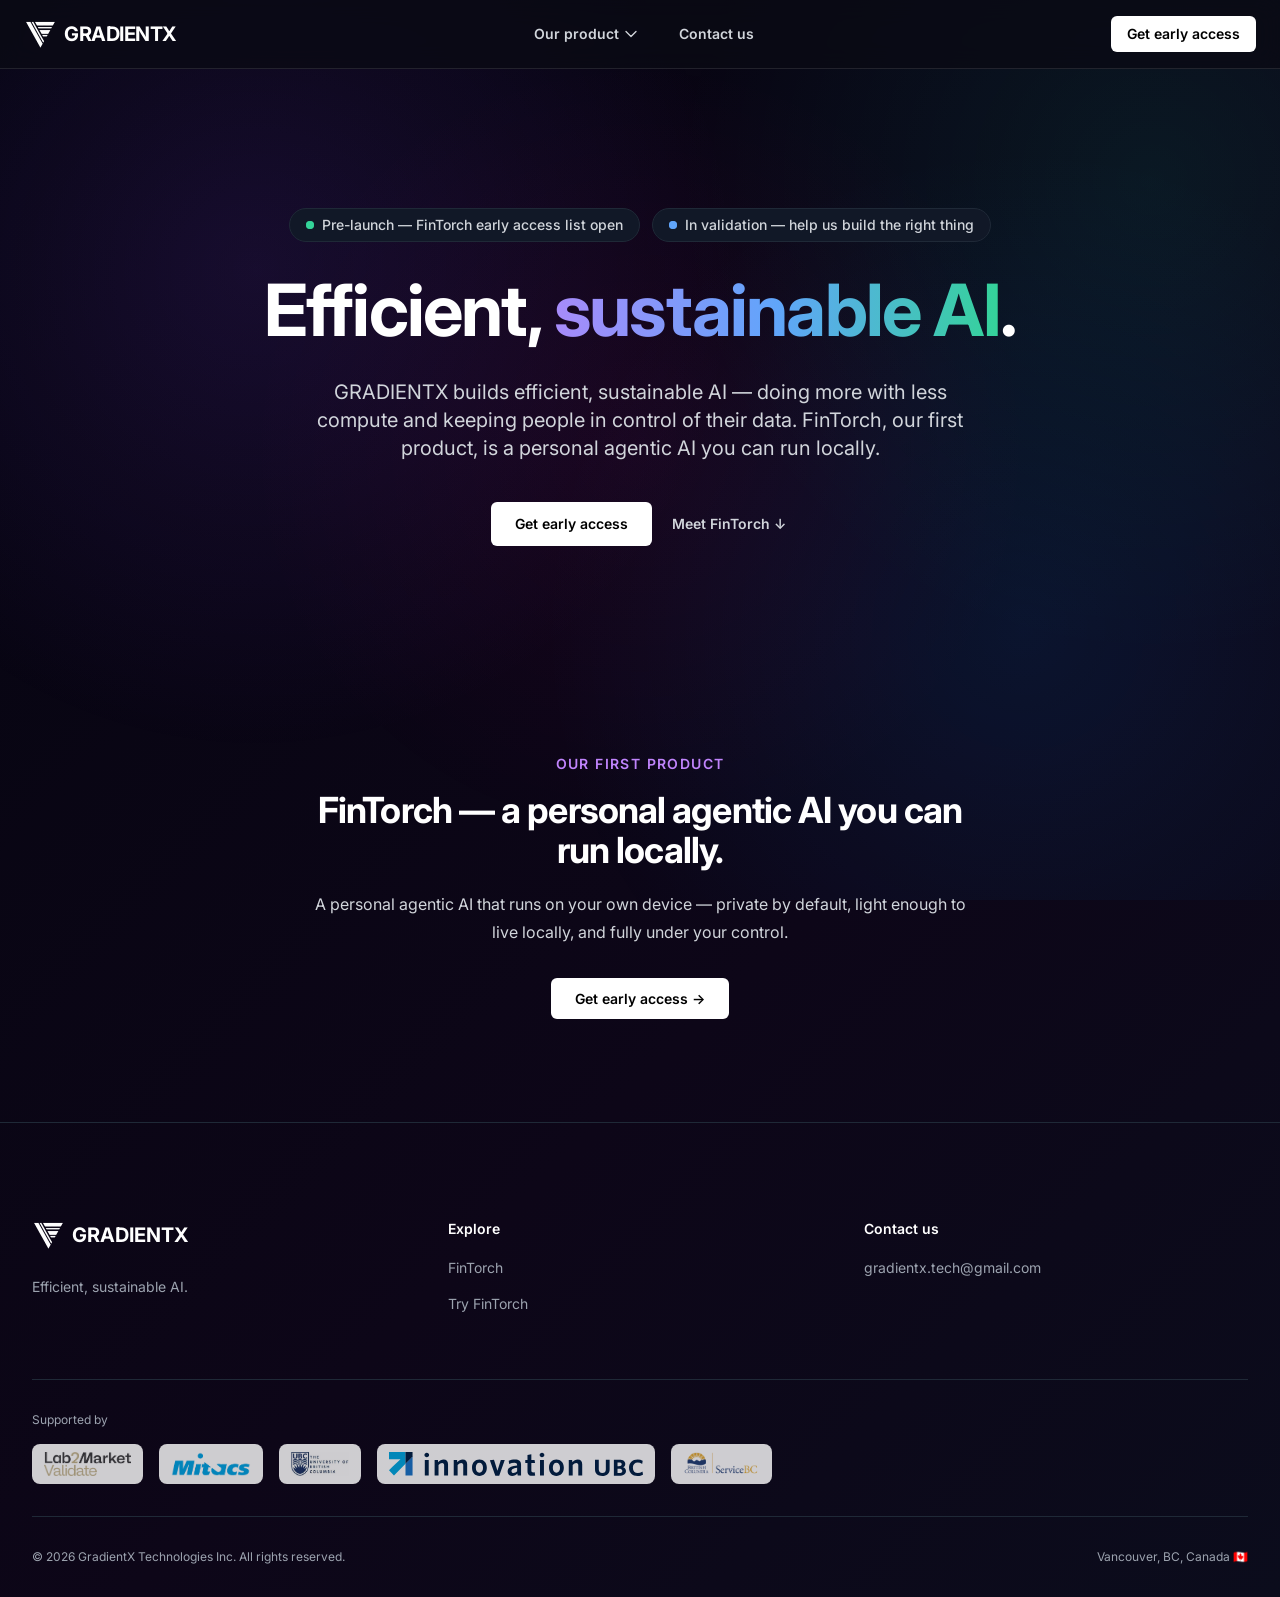
<file: index.html>
<!DOCTYPE html>
<html lang="en">
<head>
  <meta charset="UTF-8" />
  <meta name="viewport" content="width=device-width, initial-scale=1.0" />
  <title>GRADIENTX — Efficient, sustainable AI</title>
  <meta name="description" content="GRADIENTX builds efficient, sustainable AI — doing more with less and keeping people in control of their data. FinTorch, our first product, is a personal agentic AI you can run locally." />
  <meta property="og:title" content="GRADIENTX — Efficient, sustainable AI" />
  <meta property="og:description" content="Efficient, sustainable AI. FinTorch, our first product, is a personal agentic AI you can run locally." />
  <meta property="og:type" content="website" />
  <meta property="og:site_name" content="GRADIENTX" />
  <meta property="og:url" content="https://gradientx-tech.com/" />
  <meta property="og:image" content="https://gradientx-tech.com/logo.png" />
  <meta property="og:image:width" content="645" />
  <meta property="og:image:height" content="620" />
  <meta property="og:image:alt" content="GRADIENTX logo" />
  <meta name="twitter:card" content="summary" />
  <link rel="canonical" href="https://gradientx-tech.com/" />
  <script type="application/ld+json">
  {
    "@context": "https://schema.org",
    "@type": "Organization",
    "name": "GRADIENTX",
    "url": "https://gradientx-tech.com/",
    "logo": "https://gradientx-tech.com/logo.png",
    "email": "gradientx.tech@gmail.com",
    "address": { "@type": "PostalAddress", "addressLocality": "Vancouver", "addressRegion": "BC", "addressCountry": "CA" }
  }
  </script>
  <link rel="icon" type="image/png" href="favicon.png" />
  <link rel="apple-touch-icon" href="apple-touch-icon.png" />
  <link rel="stylesheet" href="tailwind.css?v=509c13aa" />
  <link rel="preconnect" href="https://fonts.googleapis.com" />
  <link rel="preconnect" href="https://fonts.gstatic.com" crossorigin />
  <link href="https://fonts.googleapis.com/css2?family=Inter:wght@400;600;700;800&display=swap" rel="stylesheet" />
  <style>
    * { font-family: 'Inter', sans-serif; }
    html { scroll-behavior: smooth; }

    /* Dynamic gradient background — the brand vibe */
    body {
      background: linear-gradient(135deg,
        #050510 0%,
        #0d0618 15%,
        #0a0f1e 30%,
        #06182e 45%,
        #0d0a1e 60%,
        #150a30 75%,
        #0d0618 90%,
        #050510 100%
      );
      background-size: 400% 400%;
      animation: gradientShift 8s ease infinite;
      position: relative;
    }

    body::before {
      content: '';
      position: fixed;
      top: 0;
      left: 0;
      width: 100%;
      height: 100%;
      background:
        radial-gradient(circle at 20% 30%, rgba(139, 69, 255, 0.12) 0%, transparent 40%),
        radial-gradient(circle at 80% 70%, rgba(0, 150, 255, 0.1) 0%, transparent 40%),
        radial-gradient(circle at 50% 50%, rgba(255, 0, 150, 0.06) 0%, transparent 50%),
        radial-gradient(circle at 90% 20%, rgba(0, 255, 200, 0.08) 0%, transparent 35%);
      pointer-events: none;
      z-index: 1;
      animation: pulseGlow 6s ease-in-out infinite alternate;
    }

    body > * {
      position: relative;
      z-index: 2;
    }

    @keyframes gradientShift {
      0% { background-position: 0% 50%; }
      50% { background-position: 100% 50%; }
      100% { background-position: 0% 50%; }
    }

    @keyframes pulseGlow {
      0%, 100% { opacity: 1; }
      50% { opacity: 0.6; }
    }

    @keyframes fadeInUp {
      from { opacity: 0; transform: translateY(20px); }
      to { opacity: 1; transform: translateY(0); }
    }

    @keyframes fadeIn {
      from { opacity: 0; }
      to { opacity: 1; }
    }

    .animate-fade-in-up { animation: fadeInUp 0.8s ease-out forwards; }
    .animate-fade-in { animation: fadeIn 1s ease-out forwards; }

    .delay-200 { animation-delay: 0.2s; opacity: 0; }
    .delay-400 { animation-delay: 0.4s; opacity: 0; }
    .delay-600 { animation-delay: 0.6s; opacity: 0; }

    /* Scroll-reveal: only hidden when JS is present (no-JS users see everything) */
    .js .reveal { opacity: 0; transform: translateY(24px); transition: opacity 0.7s ease-out, transform 0.7s ease-out; }
    .js .reveal.revealed { opacity: 1; transform: translateY(0); }

    /* Hamburger is a JS-only control — hide it for no-JS visitors (footer links cover navigation) */
    html:not(.js) #nav-toggle { display: none; }

    .card-glow { transition: border-color 0.3s ease, transform 0.3s ease, box-shadow 0.3s ease; }
    .card-glow:hover {
      border-color: rgba(139, 69, 255, 0.5);
      transform: translateY(-4px);
      box-shadow: 0 12px 40px rgba(139, 69, 255, 0.12);
    }

    .gradient-text {
      background: linear-gradient(90deg, #a78bfa, #60a5fa, #34d399);
      -webkit-background-clip: text;
      background-clip: text;
      color: transparent;
    }

    @media (prefers-reduced-motion: reduce) {
      *, *::before, *::after { animation: none !important; transition: none !important; }
      html { scroll-behavior: auto; }
      .js .reveal { opacity: 1; transform: none; }
      .delay-200, .delay-400, .delay-600 { opacity: 1; }
    }
  </style>
</head>
<body class="text-white antialiased">
<a href="#main" class="sr-only focus:not-sr-only focus:fixed focus:top-2 focus:left-2 focus:z-[60] focus:rounded-md focus:bg-white focus:px-4 focus:py-2 focus:text-sm focus:font-semibold focus:text-black">Skip to content</a>

<!-- ═══════════════════════════════════════════ HEADER ═══ -->
<header class="fixed inset-x-0 top-0 z-50 bg-[#0a0a14]/80 backdrop-blur-md border-b border-white/10">
  <nav class="flex items-center justify-between px-6 py-4 max-w-7xl mx-auto" aria-label="Main navigation">
    <!-- Logo -->
    <a href="index.html" class="flex items-center gap-2 -m-1.5 p-1.5 focus-visible:outline-none focus-visible:ring-2 focus-visible:ring-purple-400 rounded-md">
      <img src="logo-footer-sm.png" alt="" width="32" height="32" class="h-8 w-8" />
      <span class="text-xl font-bold tracking-tight text-white">GRADIENTX</span>
    </a>

    <!-- Nav links -->
    <div class="hidden md:flex items-center gap-8">
      <div class="relative">
        <button id="product-toggle" type="button" aria-expanded="false" aria-haspopup="true" aria-controls="product-dropdown"
                class="flex items-center gap-1 text-sm font-semibold text-gray-300 hover:text-white transition-colors focus-visible:outline-none focus-visible:ring-2 focus-visible:ring-purple-400 rounded-md px-1">
          Our product
          <svg class="h-4 w-4" fill="none" viewBox="0 0 24 24" stroke-width="2" stroke="currentColor" aria-hidden="true">
            <path stroke-linecap="round" stroke-linejoin="round" d="m19.5 8.25-7.5 7.5-7.5-7.5" />
          </svg>
        </button>
        <div id="product-dropdown" hidden class="absolute left-0 top-full mt-3 w-44 rounded-xl border border-white/10 bg-[#0a0a14]/95 backdrop-blur-md p-2 shadow-2xl">
          <a href="#fintorch" class="block rounded-lg px-3 py-2 text-sm font-semibold text-gray-300 hover:text-white hover:bg-white/5 transition-colors focus-visible:outline-none focus-visible:ring-2 focus-visible:ring-purple-400">FinTorch</a>
        </div>
      </div>
      <a href="#contact" class="text-sm font-semibold text-gray-300 hover:text-white transition-colors focus-visible:outline-none focus-visible:ring-2 focus-visible:ring-purple-400 rounded-md px-1">Contact us</a>
    </div>

    <!-- CTA + mobile toggle -->
    <div class="flex items-center gap-3">
      <a href="https://survey.fintorch.ca" target="_blank" rel="noopener"
         class="rounded-md bg-white text-black px-4 py-2 text-sm font-semibold hover:bg-gray-200 transition-colors focus-visible:outline-none focus-visible:ring-2 focus-visible:ring-purple-400">
        Get early access
      </a>
      <button id="nav-toggle" type="button" aria-expanded="false" aria-controls="mobile-nav" aria-label="Menu"
              class="md:hidden inline-flex items-center justify-center rounded-md p-2 text-gray-300 hover:text-white focus-visible:outline-none focus-visible:ring-2 focus-visible:ring-purple-400">
        <svg class="h-6 w-6" fill="none" viewBox="0 0 24 24" stroke-width="1.5" stroke="currentColor" aria-hidden="true">
          <path stroke-linecap="round" stroke-linejoin="round" d="M3.75 6.75h16.5M3.75 12h16.5m-16.5 5.25h16.5" />
        </svg>
      </button>
    </div>
  </nav>
  <!-- Mobile nav panel -->
  <div id="mobile-nav" hidden class="md:hidden border-t border-white/10 bg-[#0a0a14]/95 backdrop-blur-md px-6 py-4">
    <div class="flex flex-col gap-4">
      <div>
        <p class="text-xs font-semibold uppercase tracking-wider text-gray-400 mb-2">Our product</p>
        <a href="#fintorch" class="block pl-3 text-sm font-semibold text-gray-300 hover:text-white focus-visible:outline-none focus-visible:ring-2 focus-visible:ring-purple-400 rounded-md">FinTorch</a>
      </div>
      <a href="#contact" class="text-sm font-semibold text-gray-300 hover:text-white focus-visible:outline-none focus-visible:ring-2 focus-visible:ring-purple-400 rounded-md">Contact us</a>
    </div>
  </div>
</header>

<main id="main">

<!-- ═══════════════════════════════════════════ HERO ═══ -->
<section id="home" class="relative isolate overflow-hidden pt-24">
  <div class="mx-auto max-w-7xl px-6 pt-20 pb-16 sm:pt-28 sm:pb-24 lg:px-8">
    <div class="mx-auto max-w-4xl text-center">
      <!-- Badges -->
      <div class="flex flex-wrap items-center justify-center gap-3 mb-8 animate-fade-in">
        <div class="inline-flex items-center gap-2 rounded-full bg-gray-900 border border-gray-800 px-4 py-1.5 text-sm font-medium text-gray-300">
          <span class="relative flex h-2 w-2">
            <span class="animate-ping absolute inline-flex h-full w-full rounded-full bg-emerald-400 opacity-75"></span>
            <span class="relative inline-flex rounded-full h-2 w-2 bg-emerald-400"></span>
          </span>
          Pre-launch — FinTorch early access list open
        </div>
        <a href="https://survey.fintorch.ca/#/start" target="_blank" rel="noopener"
           class="inline-flex items-center gap-2 rounded-full bg-gray-900 border border-gray-800 px-4 py-1.5 text-sm font-medium text-gray-300 hover:text-white hover:border-blue-400/50 transition-colors focus-visible:outline-none focus-visible:ring-2 focus-visible:ring-purple-400">
          <span class="relative flex h-2 w-2">
            <span class="animate-ping absolute inline-flex h-full w-full rounded-full bg-blue-400 opacity-75"></span>
            <span class="relative inline-flex rounded-full h-2 w-2 bg-blue-400"></span>
          </span>
          In validation — help us build the right thing
        </a>
      </div>

      <!-- Headline -->
      <h1 class="text-5xl sm:text-6xl lg:text-7xl font-bold tracking-tight leading-[1.08] mb-8 animate-fade-in-up delay-200">
        Efficient, <span class="gradient-text">sustainable AI</span>.
      </h1>

      <!-- Subtitle -->
      <p class="text-lg leading-8 text-gray-300 sm:text-xl max-w-2xl mx-auto animate-fade-in delay-400">
        GRADIENTX builds efficient, sustainable AI — doing more with less compute and keeping people in control of their data. FinTorch, our first product, is a personal agentic AI you can run locally.
      </p>

      <!-- CTAs -->
      <div class="mt-10 flex items-center justify-center gap-4 animate-fade-in delay-600">
        <a href="https://survey.fintorch.ca" target="_blank" rel="noopener"
           class="rounded-md bg-white text-black px-6 py-3 text-sm font-semibold hover:bg-gray-200 transition-colors focus-visible:outline-none focus-visible:ring-2 focus-visible:ring-purple-400">
          Get early access
        </a>
        <a href="#fintorch"
           class="text-sm font-semibold text-gray-300 hover:text-white transition-colors focus-visible:outline-none focus-visible:ring-2 focus-visible:ring-purple-400 rounded-md px-1 py-1">
          Meet FinTorch <span aria-hidden="true">↓</span>
        </a>
      </div>
    </div>
  </div>
</section>

<!-- ═══════════════════════════════════════════ FINTORCH ═══ -->
<section id="fintorch" class="py-20 sm:py-28 scroll-mt-24">
  <div class="mx-auto max-w-7xl px-6 lg:px-8">
    <div class="mx-auto max-w-2xl text-center reveal">
      <p class="text-sm font-semibold tracking-widest uppercase text-purple-400 mb-4">Our first product</p>
      <h2 class="text-3xl sm:text-4xl font-bold tracking-tight">FinTorch — a personal agentic AI you can run locally.</h2>
      <p class="mt-5 text-gray-300 leading-7">
        A personal agentic AI that runs on your own device — private by default, light enough to live locally, and fully under your control.
      </p>
      <div class="mt-10">
        <a href="https://survey.fintorch.ca" target="_blank" rel="noopener"
           class="rounded-md bg-white text-black px-6 py-3 text-sm font-semibold hover:bg-gray-200 transition-colors focus-visible:outline-none focus-visible:ring-2 focus-visible:ring-purple-400">
          Get early access <span aria-hidden="true">&rarr;</span>
        </a>
      </div>
    </div>
  </div>
</section>





</main>

<!-- ═══════════════════════════════════════════ FOOTER ═══ -->
<footer class="border-t border-gray-800" aria-labelledby="footer-heading">
  <h2 id="footer-heading" class="sr-only">Footer</h2>
  <div class="mx-auto max-w-7xl px-6 pb-8 pt-16 sm:pt-24 lg:px-8">
    <div class="xl:grid xl:grid-cols-3 xl:gap-8">
      <!-- Brand -->
      <div class="space-y-6">
        <div class="flex items-center gap-2">
          <img src="logo-footer-sm.png" alt="" width="32" height="32" class="h-8 w-8" />
          <span class="text-xl font-bold text-white">GRADIENTX</span>
        </div>
        <p class="text-sm leading-6 text-gray-400">
          Efficient, sustainable AI.
        </p>
      </div>

      <!-- Links -->
      <div class="mt-16 grid grid-cols-2 gap-8 xl:col-span-2 xl:mt-0">
        <div>
          <h3 class="text-sm font-semibold text-white">Explore</h3>
          <ul class="mt-4 space-y-3">
            <li><a href="#fintorch" class="text-sm text-gray-400 hover:text-white transition-colors focus-visible:outline-none focus-visible:ring-2 focus-visible:ring-purple-400 rounded-md">FinTorch</a></li>
            <li><a href="https://survey.fintorch.ca" target="_blank" rel="noopener" class="text-sm text-gray-400 hover:text-white transition-colors focus-visible:outline-none focus-visible:ring-2 focus-visible:ring-purple-400 rounded-md">Try FinTorch</a></li>
          </ul>
        </div>
        <div id="contact" class="scroll-mt-24">
          <h3 class="text-sm font-semibold text-white">Contact us</h3>
          <ul class="mt-4 space-y-3">
            <li><a href="mailto:gradientx.tech@gmail.com" class="text-sm text-gray-400 hover:text-white transition-colors focus-visible:outline-none focus-visible:ring-2 focus-visible:ring-purple-400 rounded-md">gradientx.tech@gmail.com</a></li>
          </ul>
        </div>
      </div>
    </div>

    <!-- Supported by -->
    <div class="mt-16 border-t border-gray-800 pt-8">
      <p class="text-xs text-gray-400 mb-4">Supported by</p>
      <div class="flex flex-wrap items-center gap-x-4 gap-y-4">
        <a href="https://www.lab2market.ca/" target="_blank" rel="noopener" class="rounded-lg bg-white px-3 py-2 opacity-80 hover:opacity-100 transition-opacity">
          <img src="logos/lab2market.png" alt="Lab2Market" class="h-6 w-auto" />
        </a>
        <a href="https://mitacs.ca/" target="_blank" rel="noopener" class="rounded-lg bg-white px-3 py-2 opacity-80 hover:opacity-100 transition-opacity">
          <img src="logos/mitacs.png" alt="Mitacs" class="h-6 w-auto" />
        </a>
        <a href="https://www.ubc.ca/" target="_blank" rel="noopener" class="rounded-lg bg-white px-3 py-2 opacity-80 hover:opacity-100 transition-opacity">
          <img src="logos/ubc.jpg" alt="University of British Columbia" class="h-6 w-auto" />
        </a>
        <a href="https://innovation.ubc.ca/entrepreneurship-venture-building" target="_blank" rel="noopener" title="Innovation UBC — Venture Founder" class="rounded-lg bg-white px-3 py-2 opacity-80 hover:opacity-100 transition-opacity">
          <img src="logos/innovation-ubc.svg" alt="Innovation UBC — Venture Founder program" class="h-6 w-auto" />
        </a>
        <a href="https://www.servicebc.ca/" target="_blank" rel="noopener" class="rounded-lg bg-white px-3 py-2 opacity-80 hover:opacity-100 transition-opacity">
          <img src="logos/servicebc.png" alt="Service BC" class="h-6 w-auto" />
        </a>
      </div>
    </div>

    <!-- Bottom bar -->
    <div class="mt-8 border-t border-gray-800 pt-8 flex flex-col sm:flex-row justify-between items-center gap-4">
      <p class="text-xs text-gray-400">
        &copy; 2026 GradientX Technologies Inc. All rights reserved.
      </p>
      <p class="text-xs text-gray-400">Vancouver, BC, Canada <span aria-hidden="true">🇨🇦</span></p>
    </div>
  </div>
</footer>

<!-- ═══════════════════════════════════════════ SCRIPTS ═══ -->
<script>
  document.documentElement.classList.add('js');

  // Mobile nav toggle (native CSS scroll-behavior handles smooth in-page scrolling)
  const toggle = document.getElementById('nav-toggle');
  const panel = document.getElementById('mobile-nav');
  toggle.addEventListener('click', () => {
    const open = toggle.getAttribute('aria-expanded') === 'true';
    toggle.setAttribute('aria-expanded', String(!open));
    panel.hidden = open;
  });
  panel.querySelectorAll('a').forEach(a => a.addEventListener('click', () => {
    toggle.setAttribute('aria-expanded', 'false');
    panel.hidden = true;
  }));

  // "Our product" dropdown
  const pToggle = document.getElementById('product-toggle');
  const pMenu = document.getElementById('product-dropdown');
  const closeProduct = () => { pToggle.setAttribute('aria-expanded', 'false'); pMenu.hidden = true; };
  pToggle.addEventListener('click', () => {
    const open = pToggle.getAttribute('aria-expanded') === 'true';
    pToggle.setAttribute('aria-expanded', String(!open));
    pMenu.hidden = open;
  });
  document.addEventListener('click', (ev) => {
    if (!pMenu.hidden && !pMenu.contains(ev.target) && !pToggle.contains(ev.target)) closeProduct();
  });
  document.addEventListener('keydown', (ev) => { if (ev.key === 'Escape') closeProduct(); });
  pMenu.querySelectorAll('a').forEach(a => a.addEventListener('click', closeProduct));

  // Reveal sections as they scroll into view (skipped for reduced-motion users)
  if (window.matchMedia('(prefers-reduced-motion: reduce)').matches) {
    document.querySelectorAll('.reveal').forEach(el => el.classList.add('revealed'));
  } else {
    const observer = new IntersectionObserver(entries => {
      entries.forEach(entry => {
        if (entry.isIntersecting) {
          entry.target.classList.add('revealed');
          observer.unobserve(entry.target);
        }
      });
    }, { threshold: 0.15 });
    document.querySelectorAll('.reveal').forEach(el => observer.observe(el));
  }
</script>
</body>
</html>
</file>
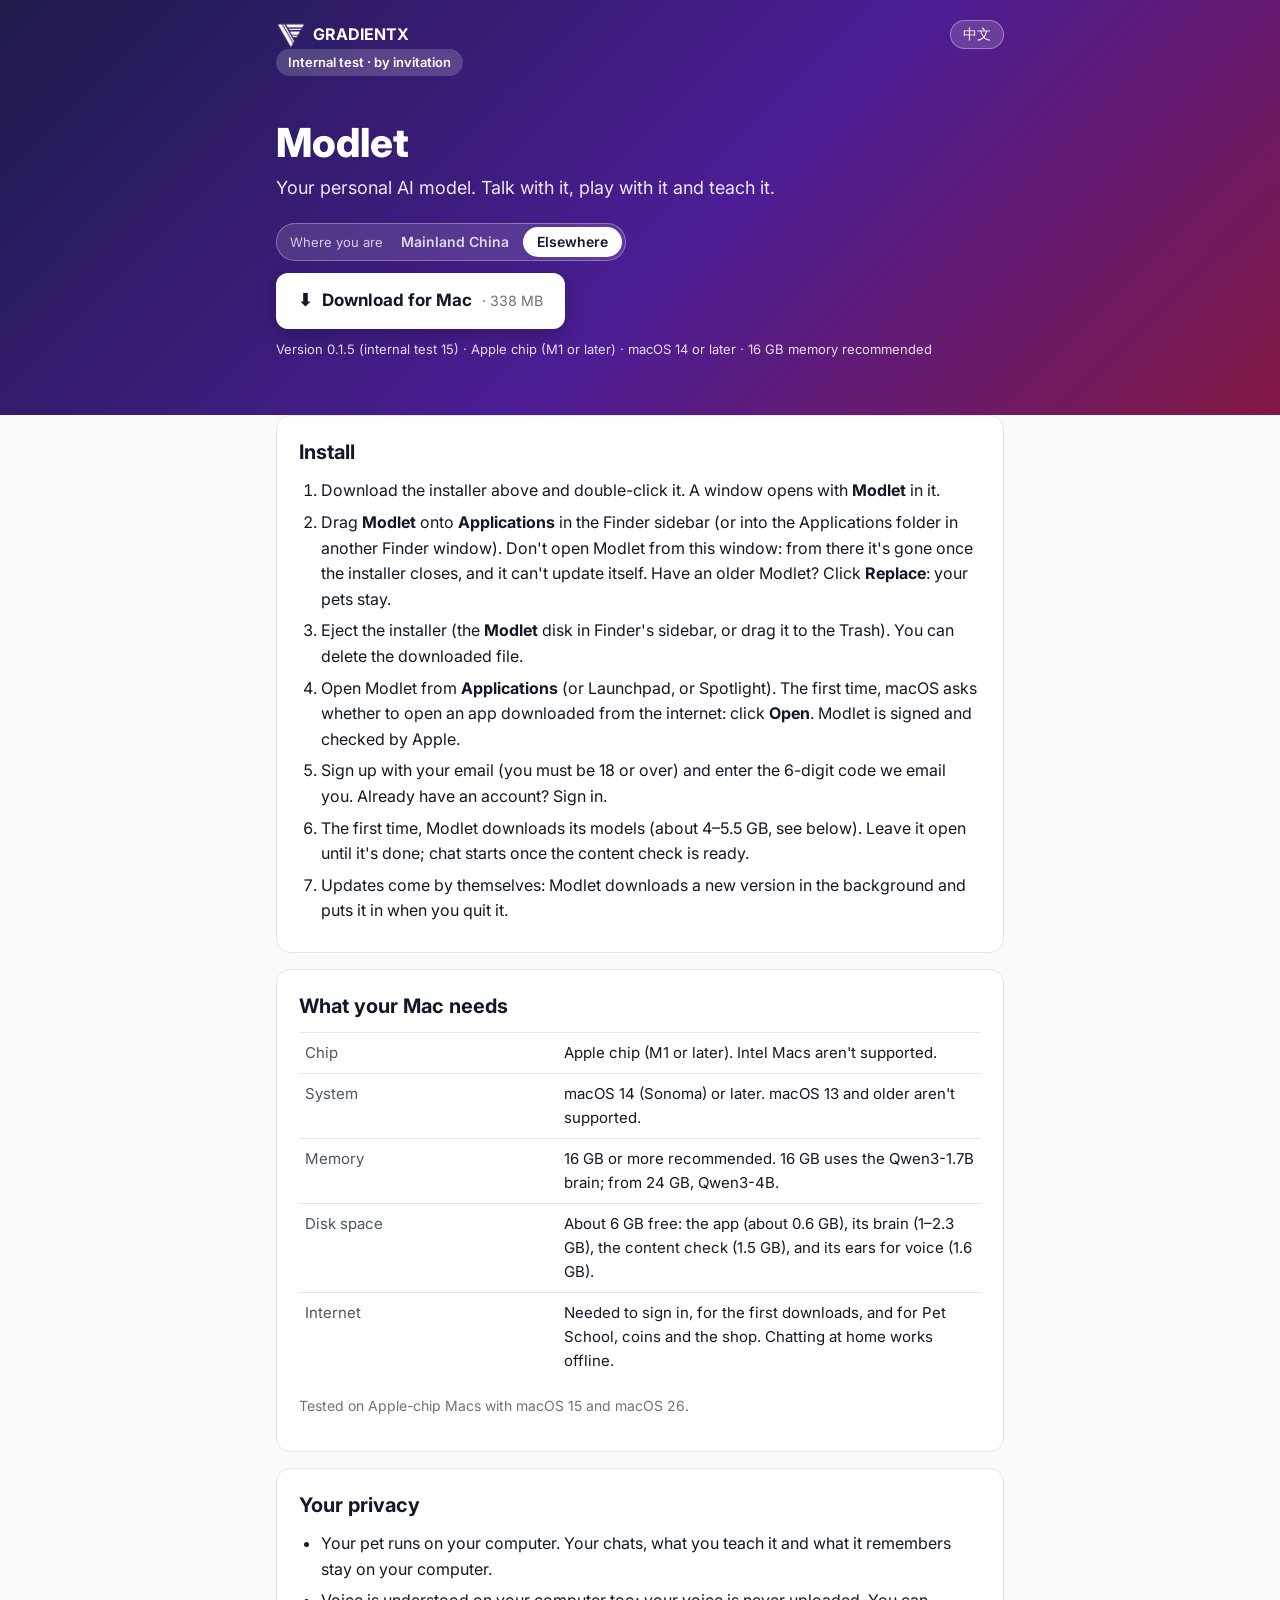
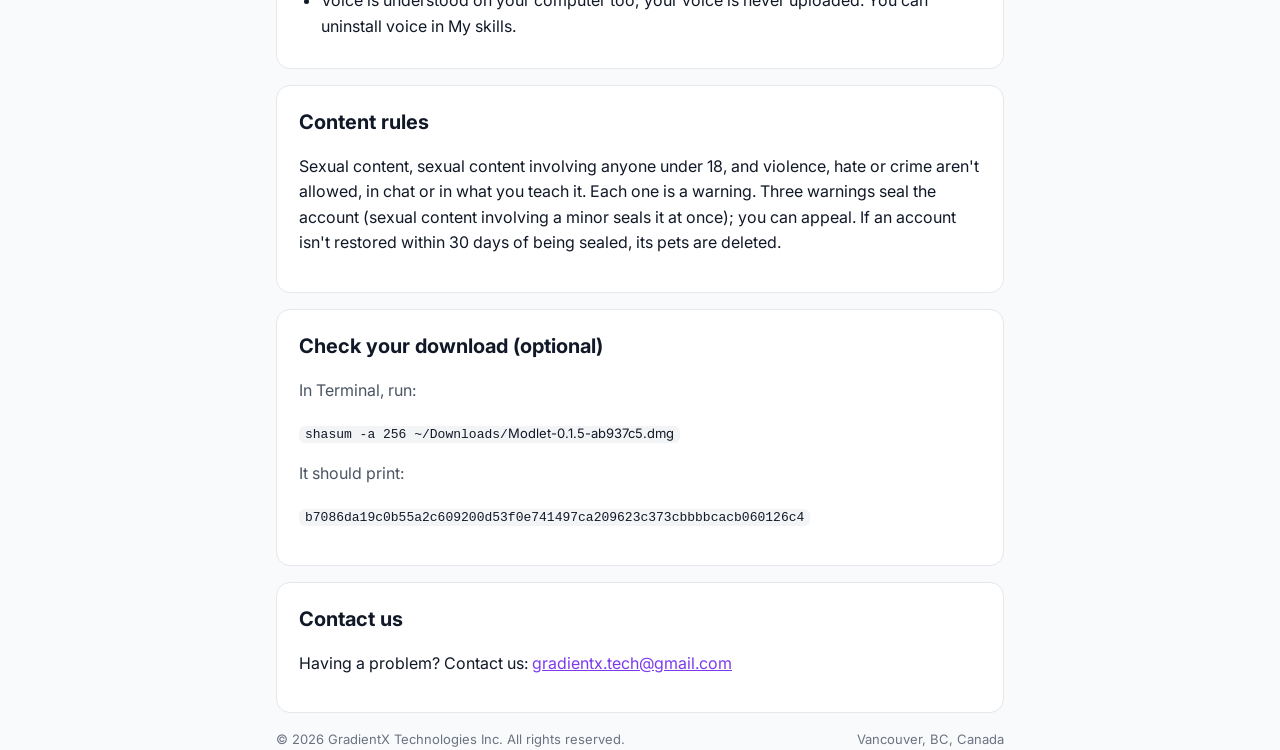
<file: modlet/index.html>
<!DOCTYPE html>
<html lang="en">
<head>
  <meta charset="UTF-8" />
  <meta name="viewport" content="width=device-width, initial-scale=1.0" />
  <title>Modlet — internal test</title>
  <meta name="robots" content="noindex, nofollow" />
  <meta name="description" content="Modlet for Mac, an internal test by GradientX Technologies Inc." />
  <link rel="icon" type="image/png" href="../favicon.png" />
  <link rel="preconnect" href="https://fonts.googleapis.com" />
  <link rel="preconnect" href="https://fonts.gstatic.com" crossorigin />
  <!-- not render-blocking: Google Fonts doesn't load in mainland China, and the page shouldn't wait for it there -->
  <link href="https://fonts.googleapis.com/css2?family=Inter:wght@400;600;700;800&display=swap" rel="stylesheet" media="print" onload="this.media='all'" />
  <style>
    :root { --ink: #111827; --muted: #4b5563; --faint: #6b7280; --line: #e5e7eb; --bg: #f9fafb; --card: #ffffff;
            --accent: #7c3aed; --accent2: #db2777; --warn-bg: #fff7ed; --warn-line: #fdba74; --code: #f3f4f6; }
    * { box-sizing: border-box; font-family: 'Inter', -apple-system, 'PingFang SC', 'Hiragino Sans GB', sans-serif; }
    body { margin: 0; background: var(--bg); color: var(--ink); line-height: 1.6; }
    a { color: var(--accent); }
    .wrap { max-width: 760px; margin: 0 auto; padding: 0 16px; }
    header { background: linear-gradient(135deg, #1e1b4b, #4c1d95 55%, #831843); color: #fff; padding: 20px 0 56px; }
    .top { display: flex; justify-content: space-between; align-items: center; }
    .top a { color: #fff; text-decoration: none; font-weight: 700; display: flex; align-items: center; gap: 8px; }
    .top img { height: 28px; }
    .lang { background: rgba(255,255,255,.15); color: #fff; border: 1px solid rgba(255,255,255,.35); border-radius: 999px; padding: 4px 12px; cursor: pointer; font-size: 14px; }
    h1 { font-size: 40px; line-height: 1.15; margin: 40px 0 8px; font-weight: 800; }
    .sub { font-size: 18px; opacity: .9; margin: 0 0 20px; }
    .badge { display: inline-block; background: rgba(255,255,255,.18); border-radius: 999px; padding: 3px 12px; font-size: 13px; font-weight: 600; margin-bottom: 4px; }
    .dl { display: inline-flex; align-items: center; gap: 10px; background: #fff; color: var(--ink); text-decoration: none; font-weight: 700;
          padding: 14px 22px; border-radius: 12px; font-size: 17px; box-shadow: 0 6px 20px rgba(0,0,0,.25); }
    .dl small { font-weight: 400; color: var(--faint); }
    .meta { font-size: 13px; opacity: .85; margin-top: 10px; }
    main { margin-top: -28px; }
    .card { background: var(--card); border: 1px solid var(--line); border-radius: 14px; padding: 20px 22px; margin: 0 0 16px; }
    h2 { font-size: 20px; margin: 0 0 10px; }
    ol, ul { padding-left: 22px; margin: 8px 0; }
    li { margin: 6px 0; }
    .muted { color: var(--muted); }
    .faint { color: var(--faint); font-size: 14px; }
    .warn { background: var(--warn-bg); border-color: var(--warn-line); }
    code, .mono { font-family: ui-monospace, SFMono-Regular, Menlo, monospace; background: var(--code); border-radius: 6px; padding: 1px 6px; font-size: 13px; word-break: break-all; }
    table { border-collapse: collapse; width: 100%; font-size: 15px; }
    td { border-top: 1px solid var(--line); padding: 8px 6px; vertical-align: top; }
    td:first-child { color: var(--muted); width: 38%; }
    footer { color: var(--faint); font-size: 13px; padding: 24px 0 40px; display: flex; justify-content: space-between; flex-wrap: wrap; gap: 8px; }
    [data-lang="zh"] .en, [data-lang="en"] .zh { display: none; }
    [data-os="mac"] .win, [data-os="win"] .mac, [data-region="cn"] .gl, [data-region="gl"] .cn { display: none !important; }
    .switch[hidden] { display: none !important; }
    .switch { display: inline-flex; background: rgba(255,255,255,.12); border: 1px solid rgba(255,255,255,.3); border-radius: 999px; padding: 3px; margin: 0 8px 12px 0; }
    .switch button { background: none; border: 0; color: #fff; opacity: .8; padding: 5px 14px; border-radius: 999px; cursor: pointer; font-size: 14px; font-weight: 600; }
    .switch button.on { background: #fff; color: var(--ink); opacity: 1; }
    .switch .lbl { color: #fff; opacity: .75; font-size: 13px; padding: 5px 4px 5px 10px; }
    .note { font-size: 13px; background: rgba(255,255,255,.12); border-radius: 10px; padding: 8px 12px; margin-top: 12px; max-width: 620px; }
    @media (max-width: 520px) { h1 { font-size: 32px; } .dl { width: 100%; justify-content: center; } }
  </style>
</head>
<body data-lang="en" data-region="gl" data-os="mac">
  <header>
    <div class="wrap">
      <div class="top">
        <a href="../"><img src="../logo-footer-sm.png" alt="" /> GRADIENTX</a>
        <button class="lang" id="lang" type="button">中文</button>
      </div>
      <span class="badge"><span class="en">Internal test · by invitation</span><span class="zh">内测版 · 仅限受邀测试</span></span>
      <h1>Modlet</h1>
      <p class="sub">
        <span class="en">Your personal AI model. Talk with it, play with it and teach it.</span>
        <span class="zh">你的私人 AI 模型。和它聊天、陪它玩、教它学东西。</span>
      </p>
      <div>
        <span class="switch" role="group"><span class="lbl"><span class="en">Where you are</span><span class="zh">你在</span></span>
          <button type="button" data-set-region="cn"><span class="en">Mainland China</span><span class="zh">中国大陆</span></button>
          <button type="button" data-set-region="gl"><span class="en">Elsewhere</span><span class="zh">其他地区</span></button></span>
        <span class="switch" role="group" hidden><span class="lbl"><span class="en">Computer</span><span class="zh">电脑</span></span>
          <button type="button" data-set-os="mac">Mac</button>
          <button type="button" data-set-os="win">Windows</button></span>
      </div>
      <a class="dl mac" id="dl-mac" href="#">
        ⬇︎ <span class="en">Download for Mac</span><span class="zh">下载 Mac 版</span> <small>· 338 MB</small>
      </a>
      <a class="dl win" id="dl-win" href="#">
        ⬇︎ <span class="en">Download for Windows</span><span class="zh">下载 Windows 版</span> <small>· 81 MB</small>
      </a>
      <div class="meta mac">
        <span class="en">Version 0.1.5 (internal test 15) · Apple chip (M1 or later) · macOS 14 or later · 16 GB memory recommended</span>
        <span class="zh">版本 0.1.5（内测 15）· 需要 Apple 芯片（M1 或更新）· macOS 14 或更新 · 建议 16 GB 内存</span>
      </div>
      <div class="meta win">
        <span class="en">Version 0.1.0 (Windows internal test 5) · Windows 10 or 11, 64-bit · NVIDIA graphics card with 6 GB or more</span>
        <span class="zh">版本 0.1.0（Windows 内测 5）· Windows 10 或 11（64 位）· 6 GB 以上显存的 NVIDIA 显卡</span>
      </div>
      <div class="note cn">
        <span class="en">For mainland China, Modlet downloads its models from hf-mirror.com by itself. The installer itself still comes from GitHub for now; if it's slow, email us and we'll send it another way.</span>
        <span class="zh">在中国大陆，Modlet 会自动改从国内镜像下载模型（hf-mirror.com），不用任何设置。安装包本身目前还是从 GitHub 下载；如果很慢，请发邮件联系我们，我们用其他方式发给你。</span>
      </div>
    </div>
  </header>

  <main class="wrap">
    <section class="card">
      <h2><span class="en">Install</span><span class="zh">安装步骤</span></h2>
      <ol class="en mac">
        <li>Download the installer above and double-click it. A window opens with <b>Modlet</b> in it.</li>
        <li>Drag <b>Modlet</b> onto <b>Applications</b> in the Finder sidebar (or into the Applications folder in another Finder window). Don't open Modlet from this window: from there it's gone once the installer closes, and it can't update itself. Have an older Modlet? Click <b>Replace</b>: your pets stay.</li>
        <li>Eject the installer (the <b>Modlet</b> disk in Finder's sidebar, or drag it to the Trash). You can delete the downloaded file.</li>
        <li>Open Modlet from <b>Applications</b> (or Launchpad, or Spotlight). The first time, macOS asks whether to open an app downloaded from the internet: click <b>Open</b>. Modlet is signed and checked by Apple.</li>
        <li>Sign up with your email (you must be 18 or over) and enter the 6-digit code we email you. Already have an account? Sign in.</li>
        <li>The first time, Modlet downloads its models (about 4–5.5 GB, see below). Leave it open until it's done; chat starts once the content check is ready.</li>
        <li>Updates come by themselves: Modlet downloads a new version in the background and puts it in when you quit it.</li>
      </ol>
      <ol class="zh mac">
        <li>下载上面的安装包，双击打开。会出现一个窗口，里面是 <b>Modlet</b>。</li>
        <li>把 <b>Modlet</b> 拖到访达左边栏的「<b>应用程序</b>」上（或者另开一个访达窗口，拖进「应用程序」文件夹）。不要直接在这个窗口里打开 Modlet：从这里打开的话，关掉安装包它就没了，也没法自动更新。电脑上已经有旧版 Modlet？选「<b>替换</b>」，宠物都会保留。</li>
        <li>推出安装包（访达左边栏里的 <b>Modlet</b> 磁盘，或把它拖到废纸篓）。下载的安装包文件之后可以删掉。</li>
        <li>从「<b>应用程序</b>」里打开 Modlet（也可以用启动台或聚焦搜索）。第一次打开时，系统会问要不要打开从网上下载的 App：点「<b>打开</b>」。Modlet 已经过苹果签名和检查。</li>
        <li>用邮箱注册（需要年满 18 岁），输入我们发到你邮箱的 6 位验证码。已经有账号？直接登录。</li>
        <li>第一次打开时，Modlet 会下载它的模型（约 4–5.5 GB，见下方）。下载完之前请保持打开；内容安全检查准备好之后就能聊天了。</li>
        <li>之后的更新是自动的：Modlet 会在后台下载新版本，你退出 Modlet 时装上。</li>
      </ol>
      <ol class="en win">
        <li>Download the installer above and open it.</li>
        <li>The installer isn't signed yet, so Windows SmartScreen warns you: click <b>More info</b>, then <b>Run anyway</b>.</li>
        <li>Keep the internet on: the installer downloads PyTorch (about 2.6 GB) and checks it. This takes a while; leave it running.</li>
        <li>Open Modlet from the Start menu. Sign up with your email (you must be 18 or over) and enter the 6-digit code we email you.</li>
        <li>When you adopt a pet you choose its model (0.6B or 1.7B); it downloads the first time.</li>
        <li>To update, install the new version over the old one. Don't uninstall first: your pets stay, and PyTorch isn't downloaded again.</li>
      </ol>
      <ol class="zh win">
        <li>下载上面的安装包，双击打开。</li>
        <li>安装程序还没有签名，Windows 会弹出 SmartScreen 警告：点「<b>更多信息</b>」，再点「<b>仍要运行</b>」。</li>
        <li>安装时请保持联网：安装程序会下载约 2.6 GB 的 PyTorch 并核对校验和，需要一段时间，请不要关掉。</li>
        <li>从开始菜单打开 Modlet，用邮箱注册（需要年满 18 岁），输入我们发到你邮箱的 6 位验证码。</li>
        <li>领养宠物时选模型大小（0.6B 或 1.7B），第一次会下载模型。</li>
        <li>更新时直接安装新版本覆盖旧版，<b>不要先卸载</b>：宠物都会保留，PyTorch 也不用重新下载。</li>
      </ol>
    </section>

    <section class="card win">
      <h2><span class="en">What your PC needs</span><span class="zh">电脑要求</span></h2>
      <table>
        <tr><td><span class="en">System</span><span class="zh">系统</span></td><td><span class="en">Windows 10 or 11, 64-bit.</span><span class="zh">Windows 10 或 11（64 位）。</span></td></tr>
        <tr><td><span class="en">Graphics card</span><span class="zh">显卡</span></td>
            <td><span class="en">NVIDIA with 6 GB or more (a laptop RTX 3060 is fine), driver 560 or newer. Computers without an NVIDIA card aren't supported yet.</span><span class="zh">6 GB 以上显存的 NVIDIA 显卡（笔记本 RTX 3060 就可以），显卡驱动 560 或更新。暂不支持没有 NVIDIA 显卡的电脑。</span></td></tr>
        <tr><td><span class="en">Not in this test yet</span><span class="zh">这一版还没有</span></td>
            <td><span class="en">The pet out on your desktop, and automatic updates.</span><span class="zh">桌面宠物、自动更新。</span></td></tr>
      </table>
    </section>

    <section class="card mac">
      <h2><span class="en">What your Mac needs</span><span class="zh">电脑要求</span></h2>
      <table>
        <tr><td><span class="en">Chip</span><span class="zh">芯片</span></td>
            <td><span class="en">Apple chip (M1 or later). Intel Macs aren't supported.</span><span class="zh">Apple 芯片（M1 或更新）。不支持 Intel 芯片的 Mac。</span></td></tr>
        <tr><td><span class="en">System</span><span class="zh">系统</span></td><td><span class="en">macOS 14 (Sonoma) or later. macOS 13 and older aren't supported.</span><span class="zh">macOS 14（Sonoma）或更新。不支持 macOS 13 及更早的系统。</span></td></tr>
        <tr><td><span class="en">Memory</span><span class="zh">内存</span></td>
            <td><span class="en">16 GB or more recommended. 16 GB uses the Qwen3-1.7B brain; from 24 GB, Qwen3-4B.</span><span class="zh">建议 16 GB 或以上。16 GB 用 Qwen3-1.7B 作为宠物的大脑，24 GB 起用 Qwen3-4B。</span></td></tr>
        <tr><td><span class="en">Disk space</span><span class="zh">硬盘空间</span></td>
            <td><span class="en">About 6 GB free: the app (about 0.6 GB), its brain (1–2.3 GB), the content check (1.5 GB), and its ears for voice (1.6 GB).</span>
                <span class="zh">约 6 GB 可用空间：App 本身（约 0.6 GB）、宠物大脑（1–2.3 GB）、内容安全检查（1.5 GB）、听懂说话的语音模型（1.6 GB）。</span></td></tr>
        <tr><td><span class="en">Internet</span><span class="zh">网络</span></td>
            <td><span class="en">Needed to sign in, for the first downloads, and for Pet School, coins and the shop. Chatting at home works offline.</span>
                <span class="zh">登录、第一次下载、宠物学校、金币和商店需要联网；在家聊天不联网也可以。</span></td></tr>
      </table>
      <p class="en faint">Tested on Apple-chip Macs with macOS 15 and macOS 26.</p>
      <p class="zh faint">已在 macOS 15 和 macOS 26 的 Apple 芯片 Mac 上测试过。</p>
    </section>

    <section class="card">
      <h2><span class="en">Your privacy</span><span class="zh">隐私</span></h2>
      <ul class="en">
        <li>Your pet runs on your computer. Your chats, what you teach it and what it remembers stay on your computer.</li>
        <li>Voice is understood on your computer too; your voice is never uploaded. You can uninstall voice in My skills.</li>
      </ul>
      <ul class="zh">
        <li>宠物运行在你的电脑上。你们的聊天、你教它的东西、它记得的事都留在你的电脑里。</li>
        <li>语音识别也在你的电脑上进行，声音不会上传。不想要语音的话，可以在「我的本领」里卸载。</li>
      </ul>
    </section>

    <section class="card">
      <h2><span class="en">Content rules</span><span class="zh">使用规则</span></h2>
      <p class="en">Sexual content, sexual content involving anyone under 18, and violence, hate or crime aren't allowed, in chat or in what you teach it. Each one is a warning. Three warnings seal the account (sexual content involving a minor seals it at once); you can appeal. If an account isn't restored within 30 days of being sealed, its pets are deleted.</p>
      <p class="zh">不允许色情内容、涉及未满 18 岁者的性内容，以及暴力、仇恨或违法内容，聊天和教学都一样。每次违反记一次警告；满 3 次账号会被封存（涉及未成年人的性内容会立即封存），可以申诉。封存后 30 天内没有恢复，宠物会被删除。</p>
    </section>

    <section class="card">
      <h2><span class="en">Check your download (optional)</span><span class="zh">核对下载的文件（可选）</span></h2>
      <p class="muted"><span class="en mac">In Terminal, run:</span><span class="zh mac">在「终端」里运行：</span><span class="en win">In Command Prompt, run:</span><span class="zh win">在「命令提示符」里运行：</span></p>
      <div class="mac">
      <p><code>shasum -a 256 ~/Downloads/<span id="sum-mac-file">Modlet-0.1.5-ab937c5.dmg</span></code></p>
      <p class="muted"><span class="en">It should print:</span><span class="zh">应该显示：</span></p>
      <p><code id="sum-mac">b7086da19c0b55a2c609200d53f0e741497ca209623c373cbbbbcacb060126c4</code></p>
      </div>
      <div class="win">
      <p><code>certutil -hashfile %USERPROFILE%\Downloads\Modlet-Setup-0.1.0-d2a2415.exe SHA256</code></p>
      <p class="muted"><span class="en">It should print:</span><span class="zh">应该显示：</span></p>
      <p><code>9ea1c74bd1808397354ce9e5c58f0f8bd634da4d524f6c9ce50135d89a84932f</code></p>
      </div>
    </section>

    <section class="card">
      <h2><span class="en">Contact us</span><span class="zh">联系我们</span></h2>
      <p class="en">Having a problem? Contact us: <a href="mailto:gradientx.tech@gmail.com">gradientx.tech@gmail.com</a></p>
      <p class="zh">遇到问题，请联系：<a href="mailto:gradientx.tech@gmail.com">gradientx.tech@gmail.com</a></p>
    </section>
  </main>

  <footer class="wrap">
    <span>&copy; 2026 GradientX Technologies Inc. All rights reserved.</span>
    <span>Vancouver, BC, Canada</span>
  </footer>

  <script>
    (function () {
      // Where each download comes from. "cn": mainland China, its own Mac installer since internal test 12 (Chinese money
      // packs, Baidu Baike, 12356), still on GitHub until a mainland mirror exists; Windows the same file for both.
      var GH = "https://github.com/gradientx-tech/petai-releases/releases/download/";
      var DL = {
        gl: { mac: GH + "v0.1.5-test15/Modlet-0.1.5-ab937c5.dmg", win: GH + "v0.1.0-win5/Modlet-Setup-0.1.0-d2a2415.exe",
              macFile: "Modlet-0.1.5-ab937c5.dmg", macSum: "b7086da19c0b55a2c609200d53f0e741497ca209623c373cbbbbcacb060126c4" },
        cn: { mac: GH + "v0.1.5-test15/Modlet-CN-0.1.5-ab937c5.dmg", win: GH + "v0.1.0-win5/Modlet-Setup-0.1.0-d2a2415.exe",
              macFile: "Modlet-CN-0.1.5-ab937c5.dmg", macSum: "3052faf32a8f76b04e85c87aaf4993fec1bff4148369c87c2cd472e1e5b6e4a8" }
      };
      var get = function (k) { try { return localStorage.getItem(k); } catch (e) { return null; } };
      var put = function (k, v) { try { localStorage.setItem(k, v); } catch (e) {} };
      var b = document.body;
      var tz = ""; try { tz = Intl.DateTimeFormat().resolvedOptions().timeZone || ""; } catch (e) {}
      var region = get("modlet.region") || (/^Asia\/(Shanghai|Chongqing|Chungking|Harbin|Urumqi|Kashgar)$/.test(tz) ? "cn" : "gl");
      // Windows is off the page for now (2026-11-23): its download, steps and needs are still here, hidden; to bring it
      // back, take "hidden" off the Computer switch and use: get("modlet.os") || (/Windows/i.test(navigator.userAgent) ? "win" : "mac")
      var os = "mac";
      var lang = get("petai.lang") || ((navigator.language || "").toLowerCase().indexOf("zh") === 0 ? "zh" : "en");
      var draw = function () {
        b.setAttribute("data-lang", lang); b.setAttribute("data-region", region); b.setAttribute("data-os", os);
        document.documentElement.lang = lang === "zh" ? "zh-CN" : "en";
        document.getElementById("lang").textContent = lang === "zh" ? "English" : "中文";
        document.title = lang === "zh" ? "Modlet — 内测" : "Modlet — internal test";
        document.getElementById("dl-mac").href = DL[region].mac;
        document.getElementById("sum-mac-file").textContent = DL[region].macFile;
        document.getElementById("sum-mac").textContent = DL[region].macSum;
        document.getElementById("dl-win").href = DL[region].win;
        document.querySelectorAll("[data-set-region]").forEach(function (x) { x.classList.toggle("on", x.getAttribute("data-set-region") === region); });
        document.querySelectorAll("[data-set-os]").forEach(function (x) { x.classList.toggle("on", x.getAttribute("data-set-os") === os); });
      };
      draw();
      document.getElementById("lang").onclick = function () { lang = lang === "zh" ? "en" : "zh"; put("petai.lang", lang); draw(); };
      document.querySelectorAll("[data-set-region]").forEach(function (x) { x.onclick = function () { region = x.getAttribute("data-set-region"); put("modlet.region", region); draw(); }; });
      document.querySelectorAll("[data-set-os]").forEach(function (x) { x.onclick = function () { os = x.getAttribute("data-set-os"); put("modlet.os", os); draw(); }; });
    })();
  </script>
</body>
</html>
</file>
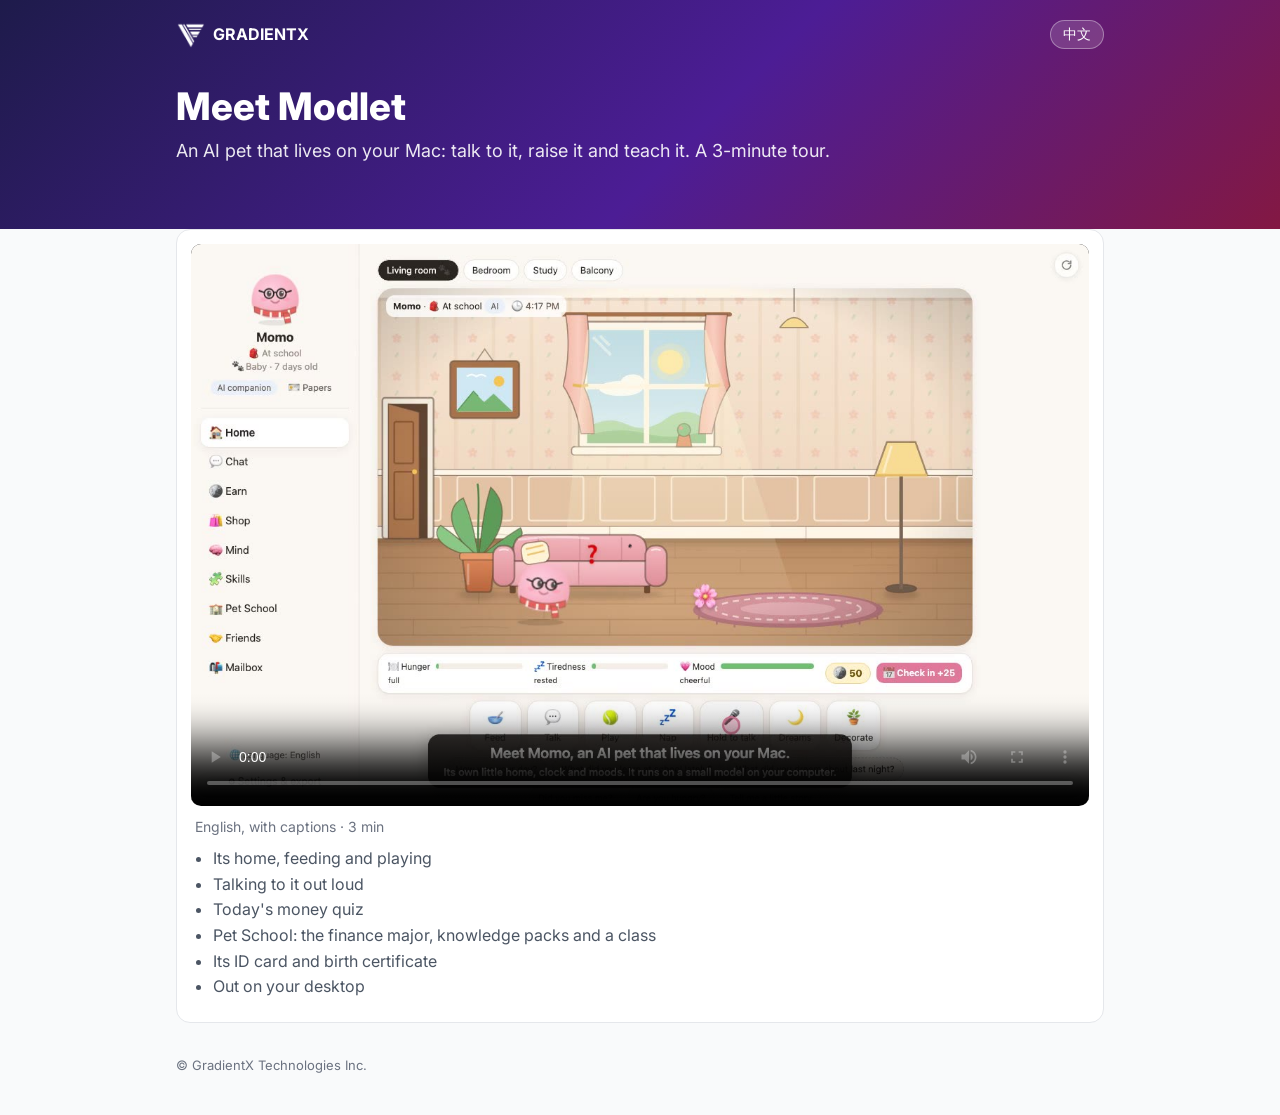
<file: tour/index.html>
<!DOCTYPE html>
<html lang="en">
<head>
  <meta charset="UTF-8" />
  <meta name="viewport" content="width=device-width, initial-scale=1.0" />
  <title>Modlet tour</title>
  <meta name="robots" content="noindex, nofollow" />
  <meta name="description" content="A 3-minute tour of Modlet, an AI pet that lives on your Mac, by GradientX Technologies Inc." />
  <link rel="icon" type="image/png" href="../favicon.png" />
  <link rel="preconnect" href="https://fonts.googleapis.com" />
  <link rel="preconnect" href="https://fonts.gstatic.com" crossorigin />
  <link href="https://fonts.googleapis.com/css2?family=Inter:wght@400;600;700;800&display=swap" rel="stylesheet" />
  <style>
    :root { --ink: #111827; --muted: #4b5563; --faint: #6b7280; --line: #e5e7eb; --bg: #f9fafb; --card: #ffffff; }
    * { box-sizing: border-box; font-family: 'Inter', -apple-system, 'PingFang SC', 'Hiragino Sans GB', sans-serif; }
    body { margin: 0; background: var(--bg); color: var(--ink); line-height: 1.6; }
    .wrap { max-width: 960px; margin: 0 auto; padding: 0 16px; }
    header { background: linear-gradient(135deg, #1e1b4b, #4c1d95 55%, #831843); color: #fff; padding: 20px 0 64px; }
    .top { display: flex; justify-content: space-between; align-items: center; }
    .top a { color: #fff; text-decoration: none; font-weight: 700; display: flex; align-items: center; gap: 8px; }
    .top img { height: 28px; }
    .lang { background: rgba(255,255,255,.15); color: #fff; border: 1px solid rgba(255,255,255,.35); border-radius: 999px; padding: 4px 12px; cursor: pointer; font-size: 14px; }
    h1 { font-size: 38px; line-height: 1.15; margin: 36px 0 8px; font-weight: 800; }
    .sub { font-size: 18px; opacity: .9; margin: 0; }
    main { margin-top: -40px; }
    .card { background: var(--card); border: 1px solid var(--line); border-radius: 14px; padding: 14px; margin: 0 0 16px; }
    video { display: block; width: 100%; max-width: 100%; aspect-ratio: 16 / 10; border-radius: 10px; background: #000; }
    .faint { color: var(--faint); font-size: 14px; margin: 10px 4px 2px; }
    ul { color: var(--muted); padding-left: 22px; margin: 8px 0; }
    footer { color: var(--faint); font-size: 13px; padding: 16px 0 40px; }
    [data-lang="zh"] .en, [data-lang="en"] .zh { display: none; }
    @media (max-width: 520px) { h1 { font-size: 30px; } }
  </style>
</head>
<body data-lang="en">
  <header>
    <div class="wrap">
      <div class="top">
        <a href="../"><img src="../logo-footer-sm.png" alt="" /> GRADIENTX</a>
        <button class="lang" id="lang" type="button">中文</button>
      </div>
      <h1><span class="en">Meet Modlet</span><span class="zh">认识 Modlet</span></h1>
      <p class="sub"><span class="en">An AI pet that lives on your Mac: talk to it, raise it and teach it. A 3-minute tour.</span>
        <span class="zh">住在你 Mac 里的 AI 宠物：和它说话、养它、教它。3 分钟看懂。</span></p>
    </div>
  </header>
  <main class="wrap">
    <div class="card">
      <video controls playsinline preload="metadata" poster="poster.jpg">
        <source src="modlet-tour.mp4" type="video/mp4" />
      </video>
      <p class="faint"><span class="en">English, with captions · 3 min</span><span class="zh">英文界面和字幕 · 3 分钟</span></p>
      <ul>
        <li><span class="en">Its home, feeding and playing</span><span class="zh">它的家、喂食和玩耍</span></li>
        <li><span class="en">Talking to it out loud</span><span class="zh">按住麦克风和它说话</span></li>
        <li><span class="en">Today's money quiz</span><span class="zh">每日理财小测验</span></li>
        <li><span class="en">Pet School: the finance major, knowledge packs and a class</span><span class="zh">宠物学校：理财专业、知识包和上课</span></li>
        <li><span class="en">Its ID card and birth certificate</span><span class="zh">它的身份证和出生证</span></li>
        <li><span class="en">Out on your desktop</span><span class="zh">跑到桌面上陪你</span></li>
      </ul>
    </div>
    <footer>© GradientX Technologies Inc.</footer>
  </main>
  <script>
    const b = document.getElementById("lang"), set = (l) => { document.body.dataset.lang = l; b.textContent = l === "zh" ? "English" : "中文"; };
    b.onclick = () => set(document.body.dataset.lang === "zh" ? "en" : "zh");
    if ((navigator.language || "").startsWith("zh")) set("zh");
  </script>
</body>
</html>
</file>
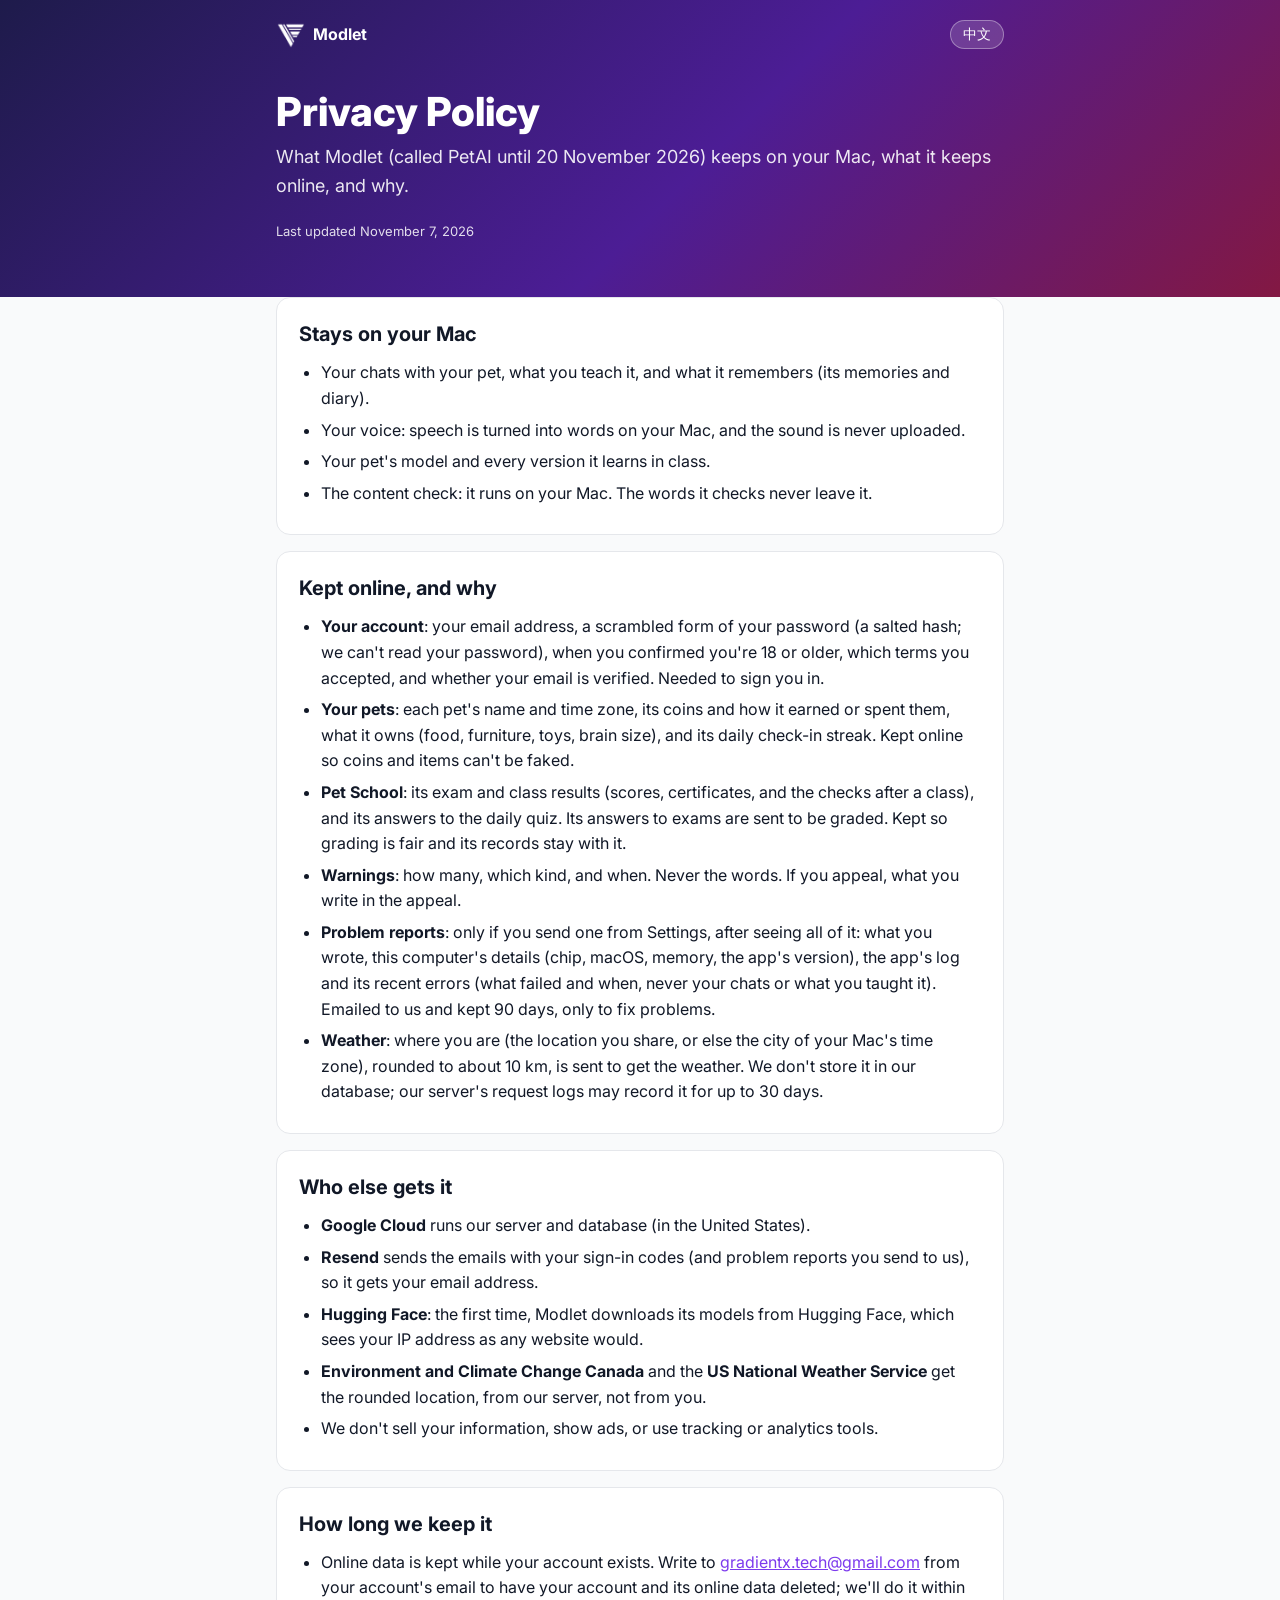
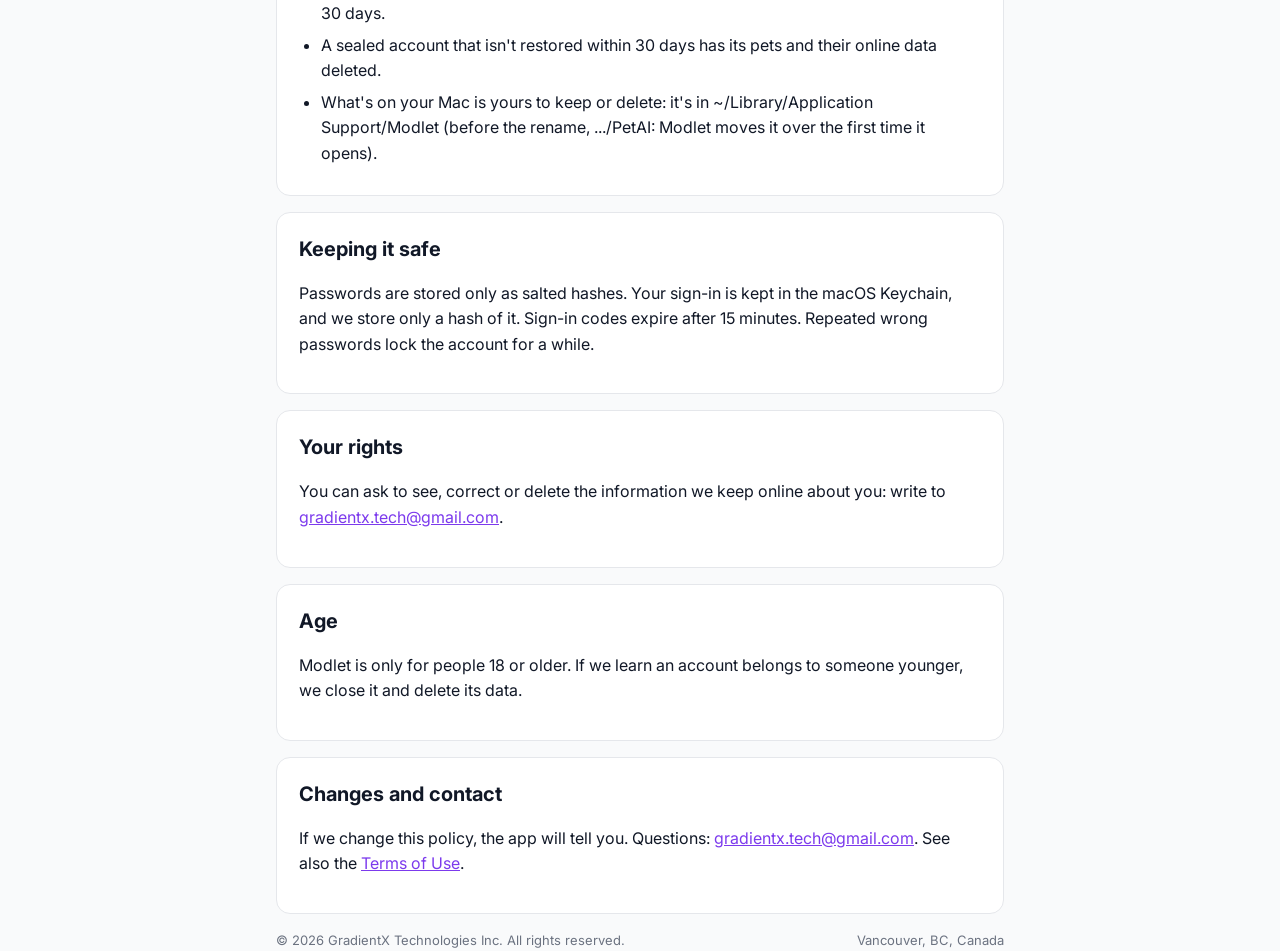
<file: modlet/privacy/index.html>
<!DOCTYPE html>
<html lang="en">
<head>
  <meta charset="UTF-8" />
  <meta name="viewport" content="width=device-width, initial-scale=1.0" />
  <title>Modlet — Privacy Policy</title>
  <meta name="robots" content="noindex, nofollow" />
  <link rel="icon" type="image/png" href="../../favicon.png" />
  <link rel="preconnect" href="https://fonts.googleapis.com" />
  <link rel="preconnect" href="https://fonts.gstatic.com" crossorigin />
  <link href="https://fonts.googleapis.com/css2?family=Inter:wght@400;600;700;800&display=swap" rel="stylesheet" />
  <style>
    :root { --ink: #111827; --muted: #4b5563; --faint: #6b7280; --line: #e5e7eb; --bg: #f9fafb; --card: #ffffff;
            --accent: #7c3aed; --accent2: #db2777; --warn-bg: #fff7ed; --warn-line: #fdba74; --code: #f3f4f6; }
    * { box-sizing: border-box; font-family: 'Inter', -apple-system, 'PingFang SC', 'Hiragino Sans GB', sans-serif; }
    body { margin: 0; background: var(--bg); color: var(--ink); line-height: 1.6; }
    a { color: var(--accent); }
    .wrap { max-width: 760px; margin: 0 auto; padding: 0 16px; }
    header { background: linear-gradient(135deg, #1e1b4b, #4c1d95 55%, #831843); color: #fff; padding: 20px 0 56px; }
    .top { display: flex; justify-content: space-between; align-items: center; }
    .top a { color: #fff; text-decoration: none; font-weight: 700; display: flex; align-items: center; gap: 8px; }
    .top img { height: 28px; }
    .lang { background: rgba(255,255,255,.15); color: #fff; border: 1px solid rgba(255,255,255,.35); border-radius: 999px; padding: 4px 12px; cursor: pointer; font-size: 14px; }
    h1 { font-size: 40px; line-height: 1.15; margin: 40px 0 8px; font-weight: 800; }
    .sub { font-size: 18px; opacity: .9; margin: 0 0 20px; }
    .badge { display: inline-block; background: rgba(255,255,255,.18); border-radius: 999px; padding: 3px 12px; font-size: 13px; font-weight: 600; margin-bottom: 4px; }
    .dl { display: inline-flex; align-items: center; gap: 10px; background: #fff; color: var(--ink); text-decoration: none; font-weight: 700;
          padding: 14px 22px; border-radius: 12px; font-size: 17px; box-shadow: 0 6px 20px rgba(0,0,0,.25); }
    .dl small { font-weight: 400; color: var(--faint); }
    .meta { font-size: 13px; opacity: .85; margin-top: 10px; }
    main { margin-top: -28px; }
    .card { background: var(--card); border: 1px solid var(--line); border-radius: 14px; padding: 20px 22px; margin: 0 0 16px; }
    h2 { font-size: 20px; margin: 0 0 10px; }
    ol, ul { padding-left: 22px; margin: 8px 0; }
    li { margin: 6px 0; }
    .muted { color: var(--muted); }
    .faint { color: var(--faint); font-size: 14px; }
    .warn { background: var(--warn-bg); border-color: var(--warn-line); }
    code, .mono { font-family: ui-monospace, SFMono-Regular, Menlo, monospace; background: var(--code); border-radius: 6px; padding: 1px 6px; font-size: 13px; word-break: break-all; }
    table { border-collapse: collapse; width: 100%; font-size: 15px; }
    td { border-top: 1px solid var(--line); padding: 8px 6px; vertical-align: top; }
    td:first-child { color: var(--muted); width: 38%; }
    footer { color: var(--faint); font-size: 13px; padding: 24px 0 40px; display: flex; justify-content: space-between; flex-wrap: wrap; gap: 8px; }
    [data-lang="zh"] .en, [data-lang="en"] .zh { display: none; }
    @media (max-width: 520px) { h1 { font-size: 32px; } .dl { width: 100%; justify-content: center; } }
  </style>
</head>
<body data-lang="en">
  <header>
    <div class="wrap">
      <div class="top">
        <a href="../"><img src="../../logo-footer-sm.png" alt="" /> Modlet</a>
        <button class="lang" id="lang" type="button">中文</button>
      </div>
      <h1><span class="en">Privacy Policy</span><span class="zh">隐私政策</span></h1>
      <p class="sub"><span class="en">What Modlet (called PetAI until 20 November 2026) keeps on your Mac, what it keeps online, and why.</span><span class="zh">Modlet（2026 年 11 月 20 日之前叫 PetAI）哪些信息留在你的 Mac 上，哪些放在线上，以及为什么。</span></p>
      <div class="meta"><span class="en">Last updated November 7, 2026</span><span class="zh">最后更新：2026 年 11 月 7 日</span></div>
    </div>
  </header>

  <main class="wrap">
    <section class="card">
      <h2><span class="en">Stays on your Mac</span><span class="zh">只留在你的 Mac 上</span></h2>
      <ul class="en"><li>Your chats with your pet, what you teach it, and what it remembers (its memories and diary).</li><li>Your voice: speech is turned into words on your Mac, and the sound is never uploaded.</li><li>Your pet's model and every version it learns in class.</li><li>The content check: it runs on your Mac. The words it checks never leave it.</li></ul>
      <ul class="zh"><li>你和宠物的聊天、你教它的内容、它记得的事（记忆和日记）。</li><li>你的声音：语音在你的 Mac 上转成文字，声音本身不会上传。</li><li>宠物的模型，以及它上课学出来的每一个版本。</li><li>内容安全检查：在你的 Mac 上运行，被检查的文字不会离开你的电脑。</li></ul>
    </section>
    <section class="card">
      <h2><span class="en">Kept online, and why</span><span class="zh">放在线上的信息，以及原因</span></h2>
      <ul class="en"><li><b>Your account</b>: your email address, a scrambled form of your password (a salted hash; we can't read your password), when you confirmed you're 18 or older, which terms you accepted, and whether your email is verified. Needed to sign you in.</li><li><b>Your pets</b>: each pet's name and time zone, its coins and how it earned or spent them, what it owns (food, furniture, toys, brain size), and its daily check-in streak. Kept online so coins and items can't be faked.</li><li><b>Pet School</b>: its exam and class results (scores, certificates, and the checks after a class), and its answers to the daily quiz. Its answers to exams are sent to be graded. Kept so grading is fair and its records stay with it.</li><li><b>Warnings</b>: how many, which kind, and when. Never the words. If you appeal, what you write in the appeal.</li><li><b>Problem reports</b>: only if you send one from Settings, after seeing all of it: what you wrote, this computer's details (chip, macOS, memory, the app's version), the app's log and its recent errors (what failed and when, never your chats or what you taught it). Emailed to us and kept 90 days, only to fix problems.</li><li><b>Weather</b>: where you are (the location you share, or else the city of your Mac's time zone), rounded to about 10 km, is sent to get the weather. We don't store it in our database; our server's request logs may record it for up to 30 days.</li></ul>
      <ul class="zh"><li><b>你的账号</b>：邮箱地址；密码的加密形式（加盐哈希，我们看不到你的密码）；你确认年满 18 岁的时间；你同意的是哪一版条款；邮箱是否已验证。这些用于让你登录。</li><li><b>你的宠物</b>：每只宠物的名字和时区、它的宠物币以及每笔币的来去、它拥有的东西（食物、家具、玩具、大脑大小）、每日签到的连续天数。放在线上是为了让宠物币和物品不能被伪造。</li><li><b>宠物学校</b>：考试和上课的结果（分数、证书、上完课后的检查），以及每日小测的答案。考试的答案会发到线上判分。保存这些是为了判分公平，也让它的记录一直跟着它。</li><li><b>警告</b>：次数、类别和时间，从不包括原文。如果你申诉，会保存你写的申诉内容。</li><li><b>问题报告</b>：只有你在设置里看过内容、点了发送才会上传：你写的描述、这台电脑的信息（芯片、macOS、内存、App 版本）、App 的日志和最近的出错记录（什么功能、什么时候出错，不含你们的聊天和你教的内容）。会发到我们的邮箱，保存 90 天，只用来排查问题。</li><li><b>天气</b>：你所在的位置（你共享的位置；没共享的话，就用你 Mac 时区对应的城市）会被模糊到约 10 公里，用来查天气。我们不把它存进数据库；服务器的请求日志可能会记录它，最多保留 30 天。</li></ul>
    </section>
    <section class="card">
      <h2><span class="en">Who else gets it</span><span class="zh">还有谁会接触到这些信息</span></h2>
      <ul class="en"><li><b>Google Cloud</b> runs our server and database (in the United States).</li><li><b>Resend</b> sends the emails with your sign-in codes (and problem reports you send to us), so it gets your email address.</li><li><b>Hugging Face</b>: the first time, Modlet downloads its models from Hugging Face, which sees your IP address as any website would.</li><li><b>Environment and Climate Change Canada</b> and the <b>US National Weather Service</b> get the rounded location, from our server, not from you.</li><li>We don't sell your information, show ads, or use tracking or analytics tools.</li></ul>
      <ul class="zh"><li><b>Google Cloud</b> 运行我们的服务器和数据库（位于美国）。</li><li><b>Resend</b> 负责发送带验证码的邮件（以及你发给我们的问题报告），所以会拿到你的邮箱地址。</li><li><b>Hugging Face</b>：第一次打开时，Modlet 会从 Hugging Face 下载模型。和访问任何网站一样，它会看到你的 IP 地址。</li><li><b>加拿大环境与气候变化部</b>和<b>美国国家气象局</b>会收到模糊后的位置。这些请求由我们的服务器发出，不是从你的电脑直接发出。</li><li>我们不出售你的信息，不放广告，也不使用任何追踪或统计分析工具。</li></ul>
    </section>
    <section class="card">
      <h2><span class="en">How long we keep it</span><span class="zh">保存多久</span></h2>
      <ul class="en"><li>Online data is kept while your account exists. Write to <a href="mailto:gradientx.tech@gmail.com">gradientx.tech@gmail.com</a> from your account's email to have your account and its online data deleted; we'll do it within 30 days.</li><li>A sealed account that isn't restored within 30 days has its pets and their online data deleted.</li><li>What's on your Mac is yours to keep or delete: it's in ~/Library/Application Support/Modlet (before the rename, .../PetAI: Modlet moves it over the first time it opens).</li></ul>
      <ul class="zh"><li>账号存在期间，线上数据会一直保存。想删除账号和线上数据，请用账号邮箱写信到 <a href="mailto:gradientx.tech@gmail.com">gradientx.tech@gmail.com</a>，我们会在 30 天内删除。</li><li>被封存的账号如果 30 天内没有恢复，它的宠物和线上数据会被删除。</li><li>你 Mac 上的数据由你自己决定保留还是删除，位置在 ~/Library/Application Support/Modlet（改名前在 .../PetAI，Modlet 第一次打开时会把它搬过来）。</li></ul>
    </section>
    <section class="card">
      <h2><span class="en">Keeping it safe</span><span class="zh">安全</span></h2>
      <p class="en">Passwords are stored only as salted hashes. Your sign-in is kept in the macOS Keychain, and we store only a hash of it. Sign-in codes expire after 15 minutes. Repeated wrong passwords lock the account for a while.</p>
      <p class="zh">密码只以加盐哈希的形式保存。登录凭证保存在 macOS 钥匙串里，我们只保存它的哈希。验证码 15 分钟后失效。连续多次输错密码，账号会被暂时锁定。</p>
    </section>
    <section class="card">
      <h2><span class="en">Your rights</span><span class="zh">你的权利</span></h2>
      <p class="en">You can ask to see, correct or delete the information we keep online about you: write to <a href="mailto:gradientx.tech@gmail.com">gradientx.tech@gmail.com</a>.</p>
      <p class="zh">你可以要求查看、更正或删除我们在线上保存的你的信息，请写信到 <a href="mailto:gradientx.tech@gmail.com">gradientx.tech@gmail.com</a>。</p>
    </section>
    <section class="card">
      <h2><span class="en">Age</span><span class="zh">年龄</span></h2>
      <p class="en">Modlet is only for people 18 or older. If we learn an account belongs to someone younger, we close it and delete its data.</p>
      <p class="zh">Modlet 只供年满 18 岁的人使用。如果发现账号属于未满 18 岁的人，我们会关闭账号并删除它的数据。</p>
    </section>
    <section class="card">
      <h2><span class="en">Changes and contact</span><span class="zh">修改与联系</span></h2>
      <p class="en">If we change this policy, the app will tell you. Questions: <a href="mailto:gradientx.tech@gmail.com">gradientx.tech@gmail.com</a>. See also the <a href="../terms/">Terms of Use</a>.</p>
      <p class="zh">如果我们修改这份政策，App 会告诉你。有疑问请联系：<a href="mailto:gradientx.tech@gmail.com">gradientx.tech@gmail.com</a>。另见<a href="../terms/">使用条款</a>。</p>
    </section>
  </main>

  <footer class="wrap">
    <span>&copy; 2026 GradientX Technologies Inc. All rights reserved.</span>
    <span>Vancouver, BC, Canada</span>
  </footer>

  <script>
    (function () {
      var q = (location.search.match(/[?&]lang=(en|zh)/) || [])[1];
      var saved = null;
      try { saved = localStorage.getItem("petai.lang"); } catch (e) {}
      var lang = q || saved || ((navigator.language || "").toLowerCase().indexOf("zh") === 0 ? "zh" : "en");
      var set = function (l) {
        document.body.setAttribute("data-lang", l);
        document.documentElement.lang = l === "zh" ? "zh-CN" : "en";
        document.getElementById("lang").textContent = l === "zh" ? "English" : "中文";
        document.title = l === "zh" ? "Modlet — 隐私政策" : "Modlet — Privacy Policy";
        try { localStorage.setItem("petai.lang", l); } catch (e) {}
      };
      set(lang);
      document.getElementById("lang").onclick = function () { set(document.body.getAttribute("data-lang") === "zh" ? "en" : "zh"); };
    })();
  </script>
</body>
</html>
</file>
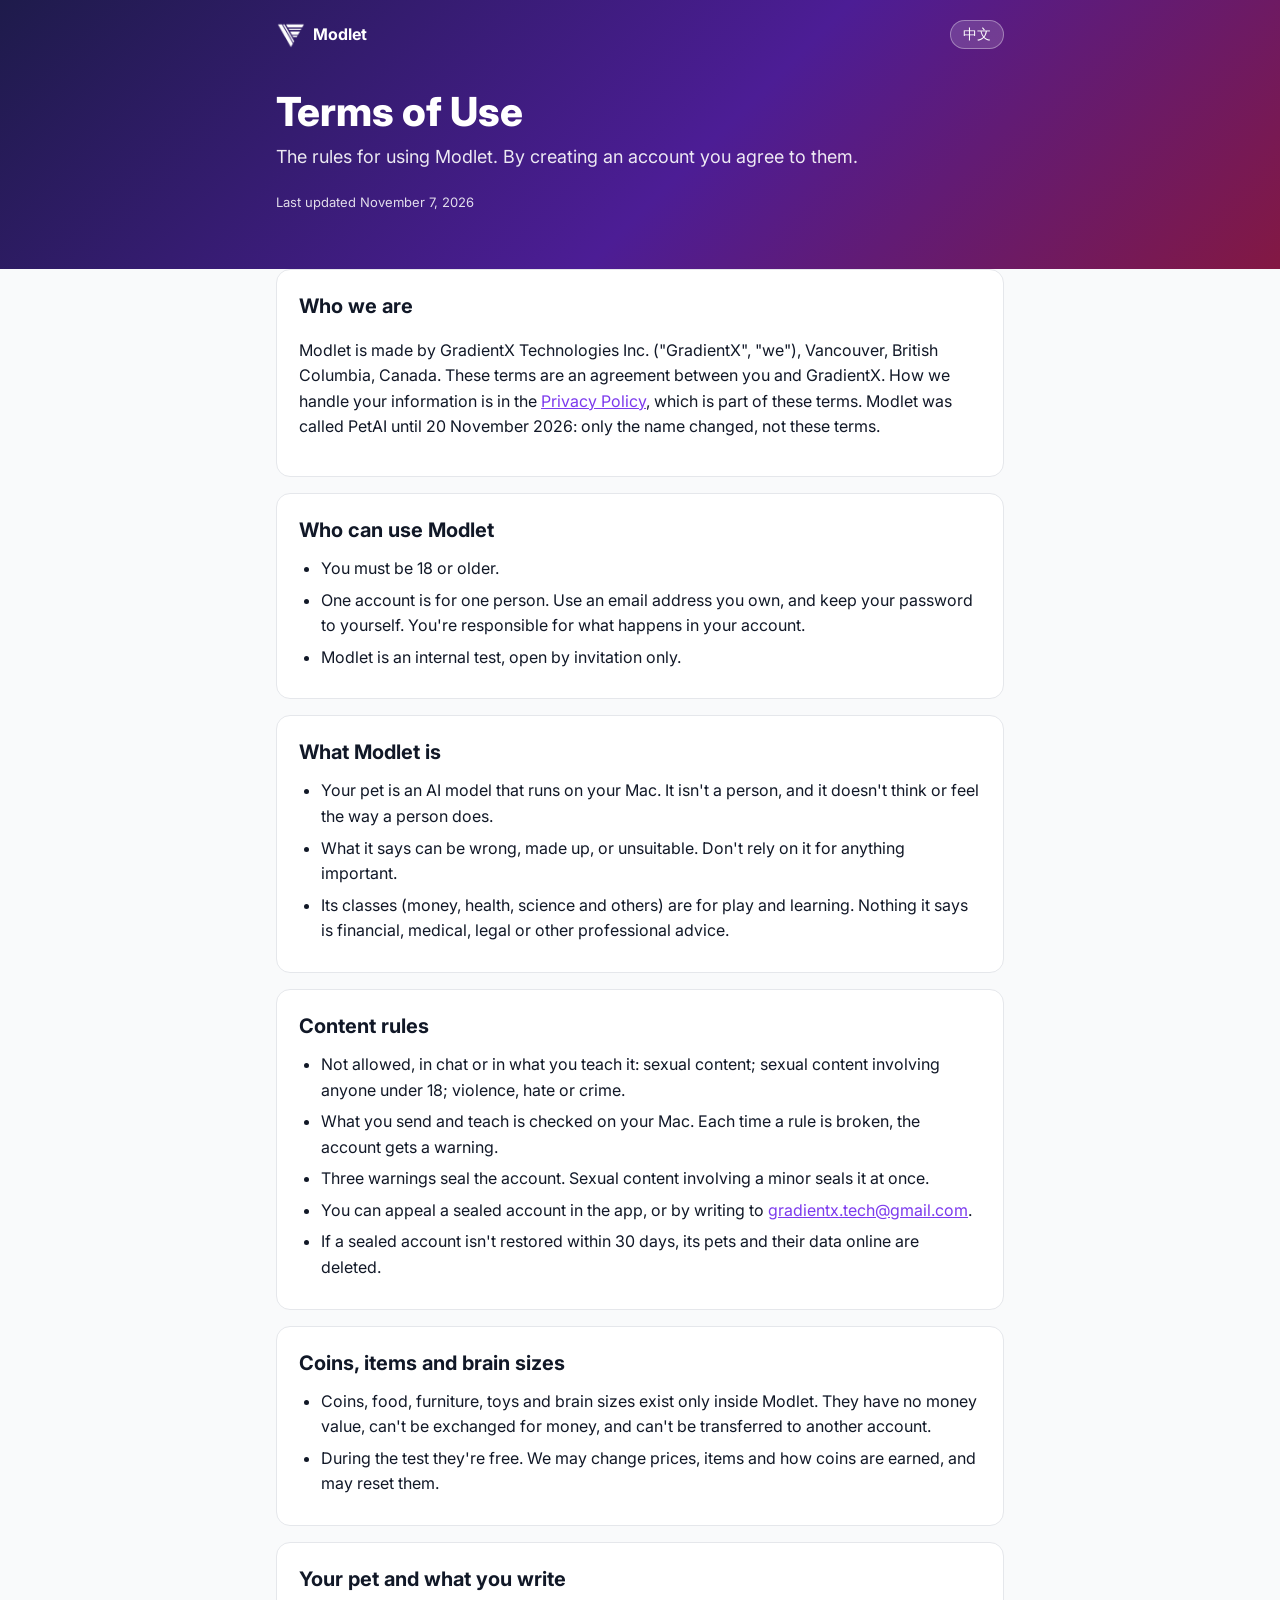
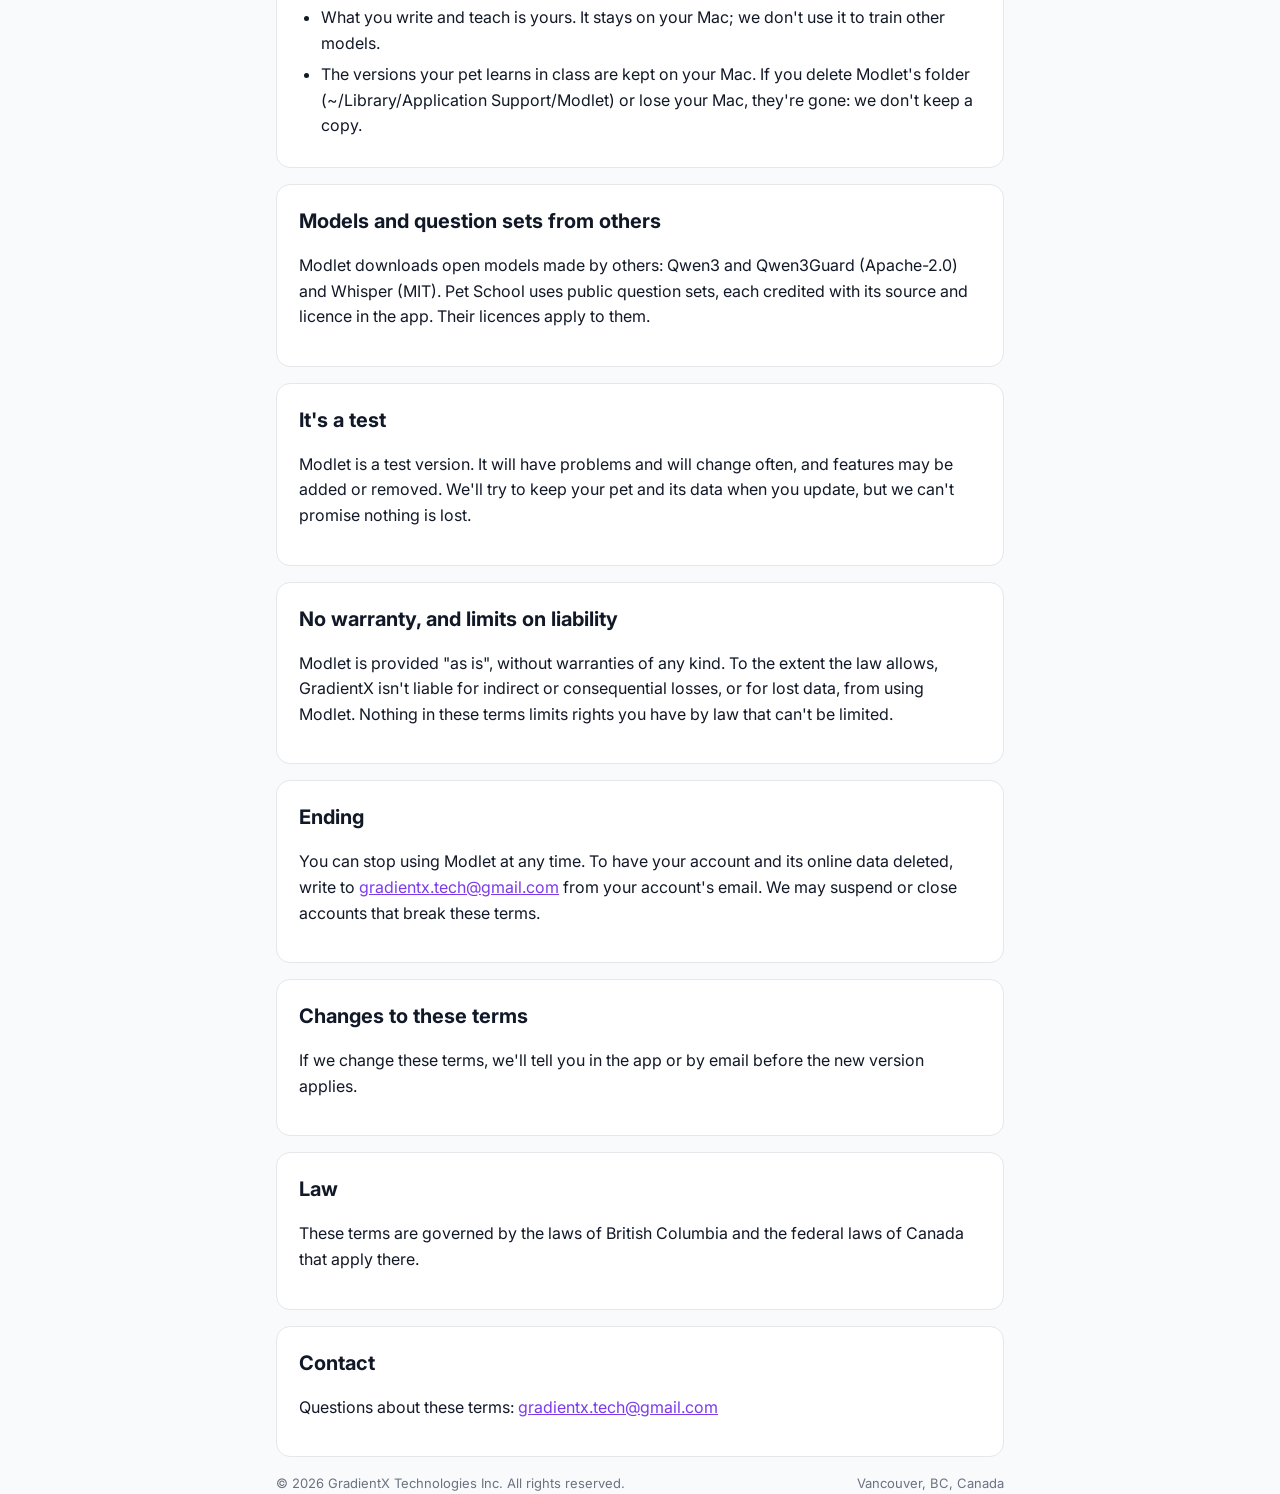
<file: modlet/terms/index.html>
<!DOCTYPE html>
<html lang="en">
<head>
  <meta charset="UTF-8" />
  <meta name="viewport" content="width=device-width, initial-scale=1.0" />
  <title>Modlet — Terms of Use</title>
  <meta name="robots" content="noindex, nofollow" />
  <link rel="icon" type="image/png" href="../../favicon.png" />
  <link rel="preconnect" href="https://fonts.googleapis.com" />
  <link rel="preconnect" href="https://fonts.gstatic.com" crossorigin />
  <link href="https://fonts.googleapis.com/css2?family=Inter:wght@400;600;700;800&display=swap" rel="stylesheet" />
  <style>
    :root { --ink: #111827; --muted: #4b5563; --faint: #6b7280; --line: #e5e7eb; --bg: #f9fafb; --card: #ffffff;
            --accent: #7c3aed; --accent2: #db2777; --warn-bg: #fff7ed; --warn-line: #fdba74; --code: #f3f4f6; }
    * { box-sizing: border-box; font-family: 'Inter', -apple-system, 'PingFang SC', 'Hiragino Sans GB', sans-serif; }
    body { margin: 0; background: var(--bg); color: var(--ink); line-height: 1.6; }
    a { color: var(--accent); }
    .wrap { max-width: 760px; margin: 0 auto; padding: 0 16px; }
    header { background: linear-gradient(135deg, #1e1b4b, #4c1d95 55%, #831843); color: #fff; padding: 20px 0 56px; }
    .top { display: flex; justify-content: space-between; align-items: center; }
    .top a { color: #fff; text-decoration: none; font-weight: 700; display: flex; align-items: center; gap: 8px; }
    .top img { height: 28px; }
    .lang { background: rgba(255,255,255,.15); color: #fff; border: 1px solid rgba(255,255,255,.35); border-radius: 999px; padding: 4px 12px; cursor: pointer; font-size: 14px; }
    h1 { font-size: 40px; line-height: 1.15; margin: 40px 0 8px; font-weight: 800; }
    .sub { font-size: 18px; opacity: .9; margin: 0 0 20px; }
    .badge { display: inline-block; background: rgba(255,255,255,.18); border-radius: 999px; padding: 3px 12px; font-size: 13px; font-weight: 600; margin-bottom: 4px; }
    .dl { display: inline-flex; align-items: center; gap: 10px; background: #fff; color: var(--ink); text-decoration: none; font-weight: 700;
          padding: 14px 22px; border-radius: 12px; font-size: 17px; box-shadow: 0 6px 20px rgba(0,0,0,.25); }
    .dl small { font-weight: 400; color: var(--faint); }
    .meta { font-size: 13px; opacity: .85; margin-top: 10px; }
    main { margin-top: -28px; }
    .card { background: var(--card); border: 1px solid var(--line); border-radius: 14px; padding: 20px 22px; margin: 0 0 16px; }
    h2 { font-size: 20px; margin: 0 0 10px; }
    ol, ul { padding-left: 22px; margin: 8px 0; }
    li { margin: 6px 0; }
    .muted { color: var(--muted); }
    .faint { color: var(--faint); font-size: 14px; }
    .warn { background: var(--warn-bg); border-color: var(--warn-line); }
    code, .mono { font-family: ui-monospace, SFMono-Regular, Menlo, monospace; background: var(--code); border-radius: 6px; padding: 1px 6px; font-size: 13px; word-break: break-all; }
    table { border-collapse: collapse; width: 100%; font-size: 15px; }
    td { border-top: 1px solid var(--line); padding: 8px 6px; vertical-align: top; }
    td:first-child { color: var(--muted); width: 38%; }
    footer { color: var(--faint); font-size: 13px; padding: 24px 0 40px; display: flex; justify-content: space-between; flex-wrap: wrap; gap: 8px; }
    [data-lang="zh"] .en, [data-lang="en"] .zh { display: none; }
    @media (max-width: 520px) { h1 { font-size: 32px; } .dl { width: 100%; justify-content: center; } }
  </style>
</head>
<body data-lang="en">
  <header>
    <div class="wrap">
      <div class="top">
        <a href="../"><img src="../../logo-footer-sm.png" alt="" /> Modlet</a>
        <button class="lang" id="lang" type="button">中文</button>
      </div>
      <h1><span class="en">Terms of Use</span><span class="zh">使用条款</span></h1>
      <p class="sub"><span class="en">The rules for using Modlet. By creating an account you agree to them.</span><span class="zh">使用 Modlet 的规则。创建账号即表示你同意这些条款。</span></p>
      <div class="meta"><span class="en">Last updated November 7, 2026</span><span class="zh">最后更新：2026 年 11 月 7 日</span></div>
    </div>
  </header>

  <main class="wrap">
    <section class="card">
      <h2><span class="en">Who we are</span><span class="zh">我们是谁</span></h2>
      <p class="en">Modlet is made by GradientX Technologies Inc. ("GradientX", "we"), Vancouver, British Columbia, Canada. These terms are an agreement between you and GradientX. How we handle your information is in the <a href="../privacy/">Privacy Policy</a>, which is part of these terms. Modlet was called PetAI until 20 November 2026: only the name changed, not these terms.</p>
      <p class="zh">Modlet 由 GradientX Technologies Inc.（下称「GradientX」或「我们」，位于加拿大不列颠哥伦比亚省温哥华）开发。本条款是你与 GradientX 之间的协议。我们如何处理你的信息，见<a href="../privacy/">隐私政策</a>，它也是本条款的一部分。Modlet 在 2026 年 11 月 20 日之前叫 PetAI：只是改了名字，本条款没有变。</p>
    </section>
    <section class="card">
      <h2><span class="en">Who can use Modlet</span><span class="zh">谁可以使用</span></h2>
      <ul class="en"><li>You must be 18 or older.</li><li>One account is for one person. Use an email address you own, and keep your password to yourself. You're responsible for what happens in your account.</li><li>Modlet is an internal test, open by invitation only.</li></ul>
      <ul class="zh"><li>你必须年满 18 岁。</li><li>一个账号只供一个人使用。请使用你自己的邮箱，不要把密码告诉别人。账号里发生的事由你负责。</li><li>Modlet 目前是内测版，只对受邀的人开放。</li></ul>
    </section>
    <section class="card">
      <h2><span class="en">What Modlet is</span><span class="zh">Modlet 是什么</span></h2>
      <ul class="en"><li>Your pet is an AI model that runs on your Mac. It isn't a person, and it doesn't think or feel the way a person does.</li><li>What it says can be wrong, made up, or unsuitable. Don't rely on it for anything important.</li><li>Its classes (money, health, science and others) are for play and learning. Nothing it says is financial, medical, legal or other professional advice.</li></ul>
      <ul class="zh"><li>你的宠物是运行在你 Mac 上的 AI 模型。它不是人，也不会像人一样思考或感受。</li><li>它说的话可能有错、可能是编出来的，也可能不合适。重要的事不要依赖它。</li><li>它上的课（理财、健康、科学等）只是为了好玩和学习。它说的任何话都不构成理财、医疗、法律或其他专业建议。</li></ul>
    </section>
    <section class="card">
      <h2><span class="en">Content rules</span><span class="zh">使用规则</span></h2>
      <ul class="en"><li>Not allowed, in chat or in what you teach it: sexual content; sexual content involving anyone under 18; violence, hate or crime.</li><li>What you send and teach is checked on your Mac. Each time a rule is broken, the account gets a warning.</li><li>Three warnings seal the account. Sexual content involving a minor seals it at once.</li><li>You can appeal a sealed account in the app, or by writing to <a href="mailto:gradientx.tech@gmail.com">gradientx.tech@gmail.com</a>.</li><li>If a sealed account isn't restored within 30 days, its pets and their data online are deleted.</li></ul>
      <ul class="zh"><li>以下内容不允许出现在聊天里，也不允许教给宠物：色情内容；涉及未满 18 岁者的性内容；暴力、仇恨或违法内容。</li><li>你发的消息和教的内容会在你的 Mac 上检查。每违反一次，账号记一次警告。</li><li>满 3 次警告，账号会被封存。涉及未成年人的性内容会立即封存。</li><li>账号被封存后，可以在 App 里申诉，也可以写信到 <a href="mailto:gradientx.tech@gmail.com">gradientx.tech@gmail.com</a>。</li><li>封存后 30 天内没有恢复的账号，它的宠物和线上数据会被删除。</li></ul>
    </section>
    <section class="card">
      <h2><span class="en">Coins, items and brain sizes</span><span class="zh">宠物币、物品和大脑扩容</span></h2>
      <ul class="en"><li>Coins, food, furniture, toys and brain sizes exist only inside Modlet. They have no money value, can't be exchanged for money, and can't be transferred to another account.</li><li>During the test they're free. We may change prices, items and how coins are earned, and may reset them.</li></ul>
      <ul class="zh"><li>宠物币、食物、家具、玩具和大脑扩容只存在于 Modlet 里。它们没有现金价值，不能兑换成钱，也不能转给其他账号。</li><li>内测期间它们都是免费的。我们可能会调整价格、物品和赚币方式，也可能会清零。</li></ul>
    </section>
    <section class="card">
      <h2><span class="en">Your pet and what you write</span><span class="zh">你的宠物和你写的内容</span></h2>
      <ul class="en"><li>What you write and teach is yours. It stays on your Mac; we don't use it to train other models.</li><li>The versions your pet learns in class are kept on your Mac. If you delete Modlet's folder (~/Library/Application Support/Modlet) or lose your Mac, they're gone: we don't keep a copy.</li></ul>
      <ul class="zh"><li>你写的、你教的内容归你所有。它们留在你的 Mac 上，我们不会拿来训练别的模型。</li><li>宠物上课学出来的各个版本保存在你的 Mac 上。删掉 Modlet 的文件夹（~/Library/Application Support/Modlet）或者丢了电脑，它们就没有了，我们不留副本。</li></ul>
    </section>
    <section class="card">
      <h2><span class="en">Models and question sets from others</span><span class="zh">来自他人的模型和题库</span></h2>
      <p class="en">Modlet downloads open models made by others: Qwen3 and Qwen3Guard (Apache-2.0) and Whisper (MIT). Pet School uses public question sets, each credited with its source and licence in the app. Their licences apply to them.</p>
      <p class="zh">Modlet 会下载他人发布的开源模型：Qwen3、Qwen3Guard（Apache-2.0）和 Whisper（MIT）。宠物学校使用公开的题库，每个题库的来源和许可证都在 App 里注明。这些模型和题库适用它们各自的许可证。</p>
    </section>
    <section class="card">
      <h2><span class="en">It's a test</span><span class="zh">这是测试版</span></h2>
      <p class="en">Modlet is a test version. It will have problems and will change often, and features may be added or removed. We'll try to keep your pet and its data when you update, but we can't promise nothing is lost.</p>
      <p class="zh">Modlet 是测试版，会有问题，也会经常改动，功能可能增加，也可能取消。更新时我们会尽量保留你的宠物和数据，但不能保证什么都不会丢。</p>
    </section>
    <section class="card">
      <h2><span class="en">No warranty, and limits on liability</span><span class="zh">免责声明和责任限制</span></h2>
      <p class="en">Modlet is provided "as is", without warranties of any kind. To the extent the law allows, GradientX isn't liable for indirect or consequential losses, or for lost data, from using Modlet. Nothing in these terms limits rights you have by law that can't be limited.</p>
      <p class="zh">Modlet 按「现状」提供，不作任何形式的保证。在法律允许的范围内，GradientX 不对使用 Modlet 造成的间接损失、后果性损失或数据丢失承担责任。本条款不限制你依法享有、且不能被限制的权利。</p>
    </section>
    <section class="card">
      <h2><span class="en">Ending</span><span class="zh">终止使用</span></h2>
      <p class="en">You can stop using Modlet at any time. To have your account and its online data deleted, write to <a href="mailto:gradientx.tech@gmail.com">gradientx.tech@gmail.com</a> from your account's email. We may suspend or close accounts that break these terms.</p>
      <p class="zh">你可以随时停止使用 Modlet。想删除账号和线上数据，请用账号邮箱写信到 <a href="mailto:gradientx.tech@gmail.com">gradientx.tech@gmail.com</a>。违反本条款的账号，我们可能会暂停或关闭。</p>
    </section>
    <section class="card">
      <h2><span class="en">Changes to these terms</span><span class="zh">条款的修改</span></h2>
      <p class="en">If we change these terms, we'll tell you in the app or by email before the new version applies.</p>
      <p class="zh">如果我们修改条款，会在新版本生效前通过 App 或邮件通知你。</p>
    </section>
    <section class="card">
      <h2><span class="en">Law</span><span class="zh">适用法律</span></h2>
      <p class="en">These terms are governed by the laws of British Columbia and the federal laws of Canada that apply there.</p>
      <p class="zh">本条款适用加拿大不列颠哥伦比亚省的法律，以及在该省适用的加拿大联邦法律。</p>
    </section>
    <section class="card">
      <h2><span class="en">Contact</span><span class="zh">联系我们</span></h2>
      <p class="en">Questions about these terms: <a href="mailto:gradientx.tech@gmail.com">gradientx.tech@gmail.com</a></p>
      <p class="zh">对条款有疑问，请联系：<a href="mailto:gradientx.tech@gmail.com">gradientx.tech@gmail.com</a></p>
    </section>
  </main>

  <footer class="wrap">
    <span>&copy; 2026 GradientX Technologies Inc. All rights reserved.</span>
    <span>Vancouver, BC, Canada</span>
  </footer>

  <script>
    (function () {
      var q = (location.search.match(/[?&]lang=(en|zh)/) || [])[1];
      var saved = null;
      try { saved = localStorage.getItem("petai.lang"); } catch (e) {}
      var lang = q || saved || ((navigator.language || "").toLowerCase().indexOf("zh") === 0 ? "zh" : "en");
      var set = function (l) {
        document.body.setAttribute("data-lang", l);
        document.documentElement.lang = l === "zh" ? "zh-CN" : "en";
        document.getElementById("lang").textContent = l === "zh" ? "English" : "中文";
        document.title = l === "zh" ? "Modlet — 使用条款" : "Modlet — Terms of Use";
        try { localStorage.setItem("petai.lang", l); } catch (e) {}
      };
      set(lang);
      document.getElementById("lang").onclick = function () { set(document.body.getAttribute("data-lang") === "zh" ? "en" : "zh"); };
    })();
  </script>
</body>
</html>
</file>
